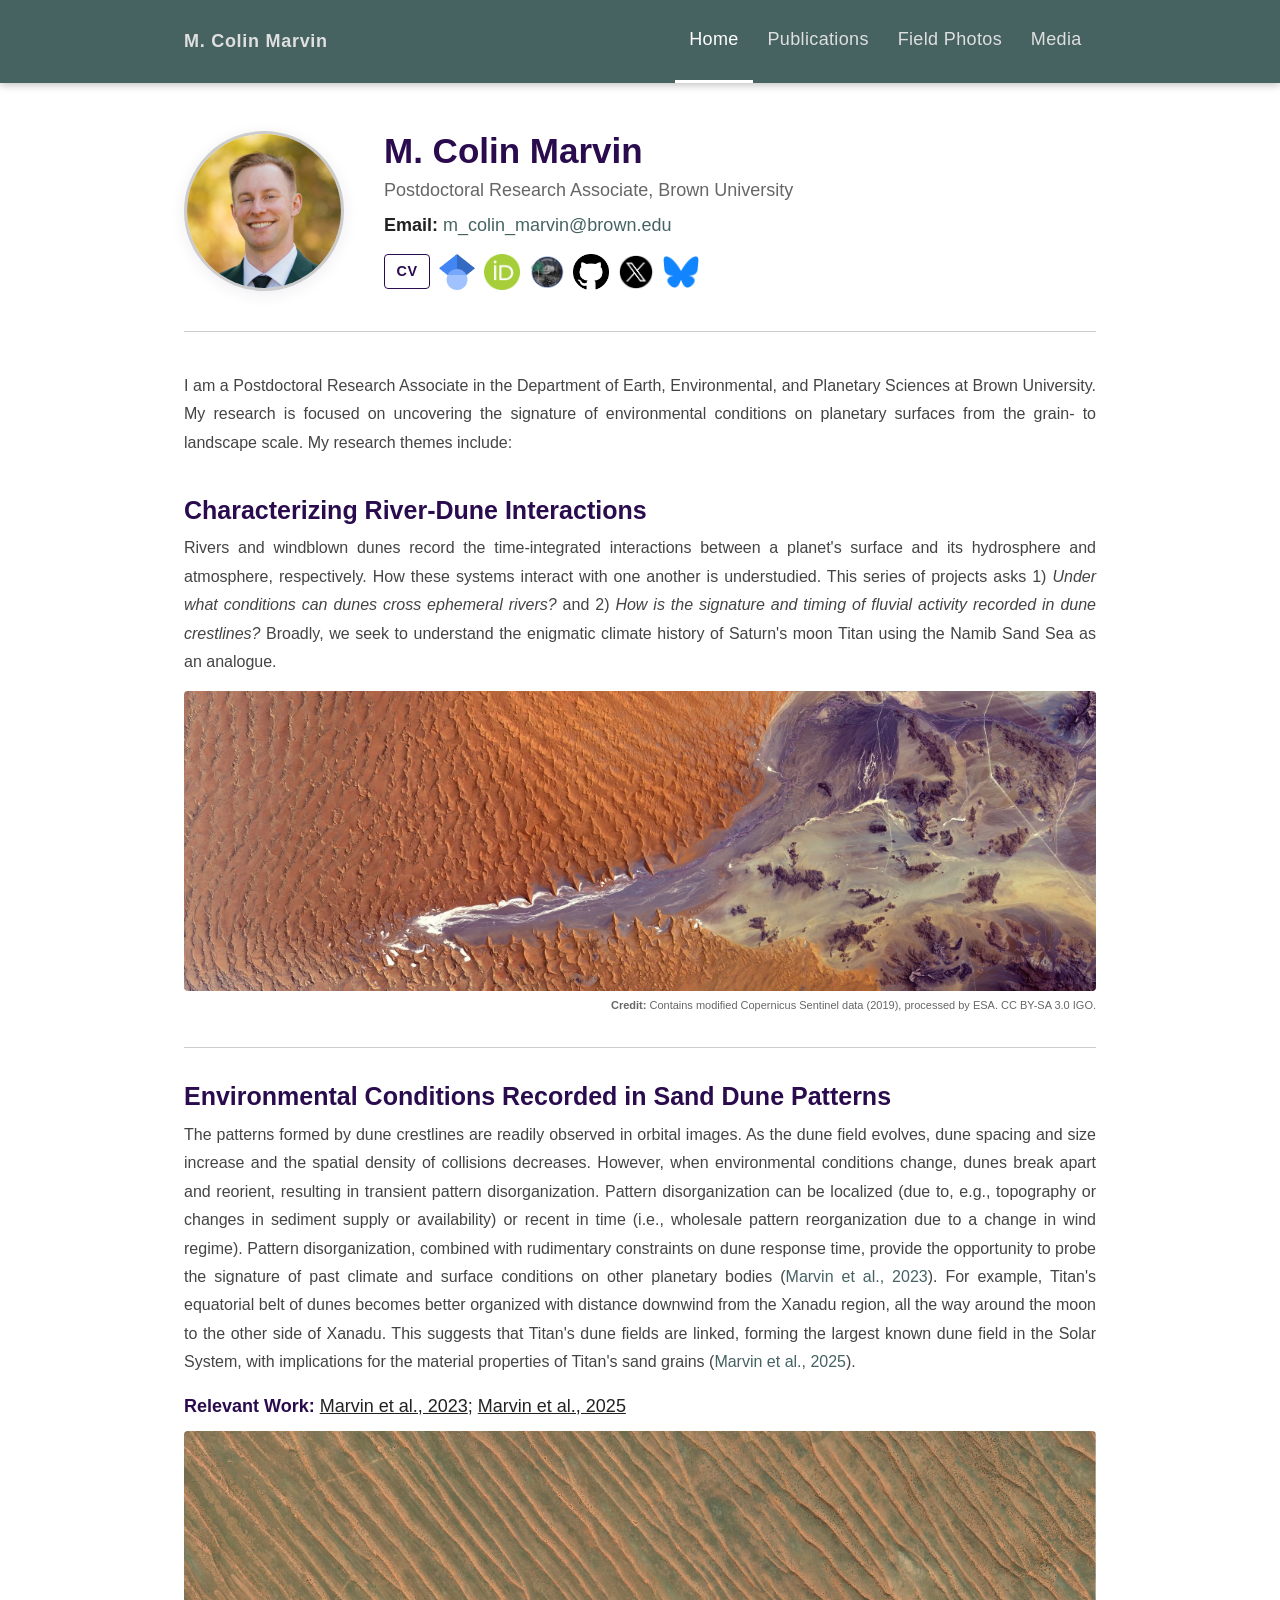
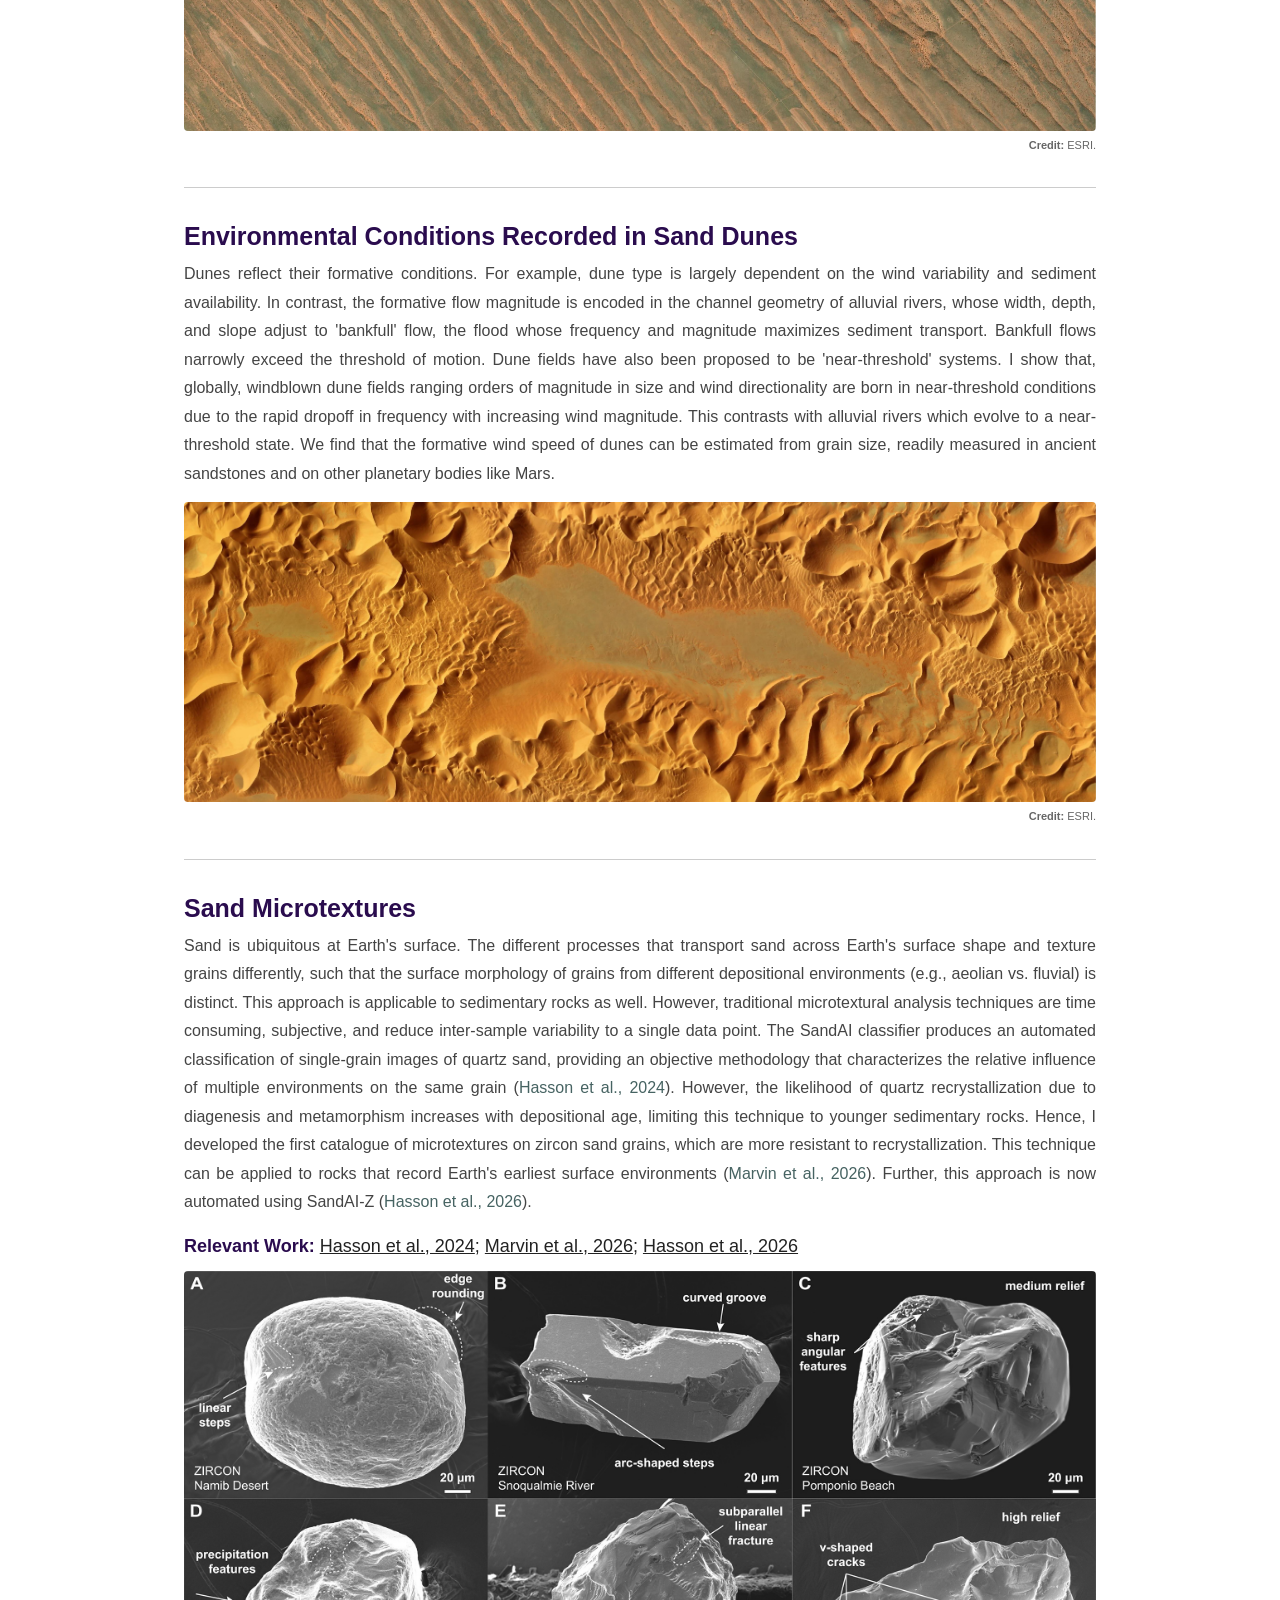
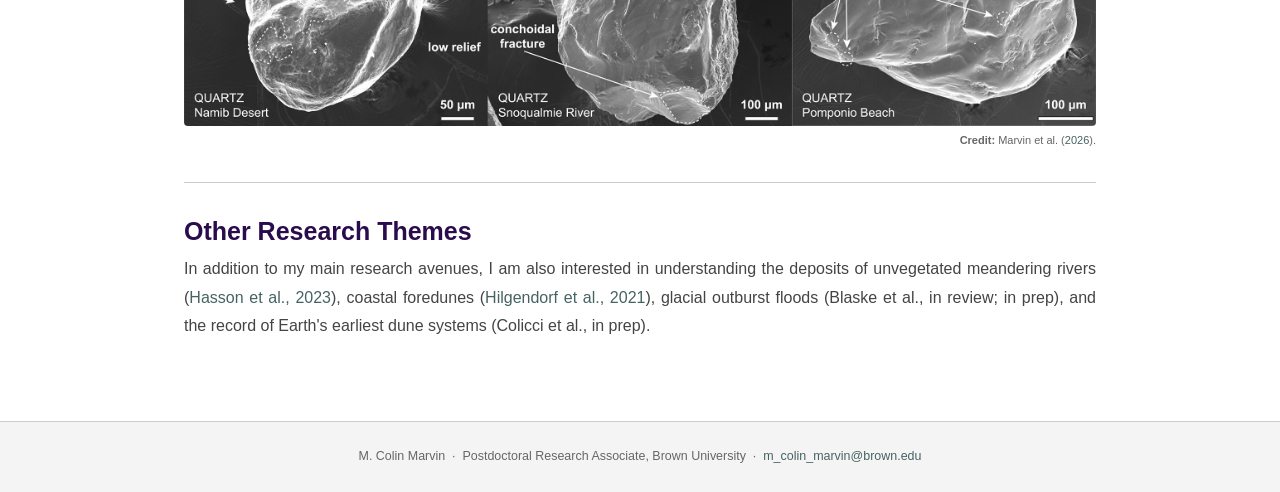
<file: index.html>
<!DOCTYPE html>
<html lang="en">
<head>
  <meta charset="UTF-8">
  <meta name="viewport" content="width=device-width, initial-scale=1.0">
  <title>M. Colin Marvin</title>
  <link rel="stylesheet" href="style.css">
</head>
<body>

<!-- ── Navigation ─────────────────────────────────── -->
<nav>
  <div class="nav-inner">
    <span class="nav-name">M. Colin Marvin</span>
    <ul class="nav-links">
      <li><a href="index.html" class="active">Home</a></li>
      <li><a href="publications.html">Publications</a></li>
      <li><a href="field-photos.html">Field Photos</a></li>
      <li><a href="media.html">Media</a></li>
    </ul>
  </div>
</nav>

<!-- ── Page Content ───────────────────────────────── -->
<div class="page-wrapper">

  <!-- Profile header: circle photo left, name/links right -->
  <div class="profile-header">
    <img class="headshot-circle" src="images/headshot_Marvin.jpg" alt="M. Colin Marvin">
    <div class="profile-info">
      <p class="profile-name-large">M. Colin Marvin</p>
      <p class="profile-position">Postdoctoral Research Associate, Brown University</p>
      <p class="profile-email"><strong>Email:</strong> <a href="mailto:m_colin_marvin@brown.edu">m_colin_marvin@brown.edu</a></p>

      <!-- Social / external links -->
      <div class="social-links">
        <a href="CV_Marvin.pdf" target="_blank" rel="noopener" title="Curriculum Vitae">
          <span class="social-cv">CV</span>
        </a>
        <a href="https://scholar.google.com/citations?user=mNo5eIQAAAAJ&hl=en" target="_blank" rel="noopener" title="Google Scholar">
          <img class="social-logo" src="images/google_scholar_logo.png" alt="Google Scholar">
        </a>
        <a href="https://orcid.org/0000-0001-5774-0972" target="_blank" rel="noopener" title="ORCID">
          <img class="social-logo" src="images/orcid_logo.png" alt="ORCID">
        </a>
        <a href="https://sambirch-brown.github.io/samlab/" target="_blank" rel="noopener" title="Lab Website">
          <img class="social-logo" src="images/samlab_logo.png" alt="Lab Website">
        </a>
        <a href="https://github.com/colinmarvin" target="_blank" rel="noopener" title="GitHub">
          <img class="social-logo" src="images/github_logo.png" alt="GitHub">
        </a>
        <a href="https://x.com/mcolinmarvin" target="_blank" rel="noopener" title="X (Twitter)">
          <img class="social-logo" src="images/X_logo.png" alt="X">
        </a>
        <a href="https://bsky.app/profile/mcolinmarvin.bsky.social" target="_blank" rel="noopener" title="Bluesky">
          <img class="social-logo" src="images/bluesky_logo.png" alt="Bluesky">
        </a>
      </div>
    </div>
  </div>

  <!-- Bio paragraph -->
  <div class="home-bio">
    <p>I am a Postdoctoral Research Associate in the Department of Earth, Environmental, and Planetary Sciences at Brown University. My research is focused on uncovering the signature of environmental conditions on planetary surfaces from the grain- to landscape scale. My research themes include:</p>
  </div>

  <!-- Research themes -->

  <div class="theme-block">
    <h3 class="theme-title">Characterizing River-Dune Interactions</h3>
    <p class="theme-text">Rivers and windblown dunes record the time-integrated interactions between a planet's surface and its hydrosphere and atmosphere, respectively. How these systems interact with one another is understudied. This series of projects asks 1) <em>Under what conditions can dunes cross ephemeral rivers?</em> and 2) <em>How is the signature and timing of fluvial activity recorded in dune crestlines?</em> Broadly, we seek to understand the enigmatic climate history of Saturn's moon Titan using the Namib Sand Sea as an analogue.</p>
    <img class="theme-img" src="images/river_dunes.jpeg" alt="River-dune interactions">
    <p class="theme-credit"><strong>Credit:</strong> Contains modified Copernicus Sentinel data (2019), processed by ESA. CC BY-SA 3.0 IGO.</p>
  </div>

  <div class="theme-block">
    <h3 class="theme-title">Environmental Conditions Recorded in Sand Dune Patterns</h3>
    <p class="theme-text">The patterns formed by dune crestlines are readily observed in orbital images. As the dune field evolves, dune spacing and size increase and the spatial density of collisions decreases. However, when environmental conditions change, dunes break apart and reorient, resulting in transient pattern disorganization. Pattern disorganization can be localized (due to, e.g., topography or changes in sediment supply or availability) or recent in time (i.e., wholesale pattern reorganization due to a change in wind regime). Pattern disorganization, combined with rudimentary constraints on dune response time, provide the opportunity to probe the signature of past climate and surface conditions on other planetary bodies (<a href="https://doi.org/10.1130/G51264.1" target="_blank" rel="noopener">Marvin et al., 2023</a>). For example, Titan's equatorial belt of dunes becomes better organized with distance downwind from the Xanadu region, all the way around the moon to the other side of Xanadu. This suggests that Titan's dune fields are linked, forming the largest known dune field in the Solar System, with implications for the material properties of Titan's sand grains (<a href="https://doi.org/10.1029/2024GL112760" target="_blank" rel="noopener">Marvin et al., 2025</a>).</p>
    <p class="theme-relevant"><strong>Relevant Work:</strong> <a href="https://doi.org/10.1130/G51264.1" target="_blank" rel="noopener">Marvin et al., 2023</a>; <a href="https://doi.org/10.1029/2024GL112760" target="_blank" rel="noopener">Marvin et al., 2025</a></p>
    <img class="theme-img" src="images/dune_patterns.jpg" alt="Sand dune patterns">
    <p class="theme-credit"><strong>Credit:</strong> ESRI.</p>
  </div>

  <div class="theme-block">
    <h3 class="theme-title">Environmental Conditions Recorded in Sand Dunes</h3>
    <p class="theme-text">Dunes reflect their formative conditions. For example, dune type is largely dependent on the wind variability and sediment availability. In contrast, the formative flow magnitude is encoded in the channel geometry of alluvial rivers, whose width, depth, and slope adjust to 'bankfull' flow, the flood whose frequency and magnitude maximizes sediment transport. Bankfull flows narrowly exceed the threshold of motion. Dune fields have also been proposed to be 'near-threshold' systems. I show that, globally, windblown dune fields ranging orders of magnitude in size and wind directionality are born in near-threshold conditions due to the rapid dropoff in frequency with increasing wind magnitude. This contrasts with alluvial rivers which evolve to a near-threshold state. We find that the formative wind speed of dunes can be estimated from grain size, readily measured in ancient sandstones and on other planetary bodies like Mars.</p>
    <img class="theme-img" src="images/dunes.jpeg" alt="Sand dunes">
    <p class="theme-credit"><strong>Credit:</strong> ESRI.</p>
  </div>

  <div class="theme-block">
    <h3 class="theme-title">Sand Microtextures</h3>
    <p class="theme-text">Sand is ubiquitous at Earth's surface. The different processes that transport sand across Earth's surface shape and texture grains differently, such that the surface morphology of grains from different depositional environments (e.g., aeolian vs. fluvial) is distinct. This approach is applicable to sedimentary rocks as well. However, traditional microtextural analysis techniques are time consuming, subjective, and reduce inter-sample variability to a single data point. The SandAI classifier produces an automated classification of single-grain images of quartz sand, providing an objective methodology that characterizes the relative influence of multiple environments on the same grain (<a href="https://doi.org/10.1073/pnas.2407655121" target="_blank" rel="noopener">Hasson et al., 2024</a>). However, the likelihood of quartz recrystallization due to diagenesis and metamorphism increases with depositional age, limiting this technique to younger sedimentary rocks. Hence, I developed the first catalogue of microtextures on zircon sand grains, which are more resistant to recrystallization. This technique can be applied to rocks that record Earth's earliest surface environments (<a href="https://doi.org/10.1130/G53712.1" target="_blank" rel="noopener">Marvin et al., 2026</a>). Further, this approach is now automated using SandAI-Z (<a href="https://doi.org/10.2110/jsr.2026.050" target="_blank" rel="noopener">Hasson et al., 2026</a>).</p>
    <p class="theme-relevant"><strong>Relevant Work:</strong> <a href="https://doi.org/10.1073/pnas.2407655121" target="_blank" rel="noopener">Hasson et al., 2024</a>; <a href="https://doi.org/10.1130/G53712.1" target="_blank" rel="noopener">Marvin et al., 2026</a>; <a href="https://doi.org/10.2110/jsr.2026.050" target="_blank" rel="noopener">Hasson et al., 2026</a></p>
    <img class="theme-img theme-img--natural" src="images/surface_textures.jpg" alt="Sand grain surface textures">
    <p class="theme-credit"><strong>Credit:</strong> Marvin et al. (<a href="https://doi.org/10.1130/G53712.1" target="_blank" rel="noopener">2026</a>).</p>
  </div>

  <div class="theme-block">
    <h3 class="theme-title">Other Research Themes</h3>
    <p class="theme-text">In addition to my main research avenues, I am also interested in understanding the deposits of unvegetated meandering rivers (<a href="https://doi.org/10.1111/sed.13121" target="_blank" rel="noopener">Hasson et al., 2023</a>), coastal foredunes (<a href="http://dx.doi.org/10.3390/rs13030354" target="_blank" rel="noopener">Hilgendorf et al., 2021</a>), glacial outburst floods (Blaske et al., in review; in prep), and the record of Earth's earliest dune systems (Colicci et al., in prep).</p>
  </div>

</div><!-- /.page-wrapper -->

<footer>
  <p>M. Colin Marvin &nbsp;·&nbsp; Postdoctoral Research Associate, Brown University &nbsp;·&nbsp;
    <a href="mailto:m_colin_marvin@brown.edu">m_colin_marvin@brown.edu</a>
  </p>
</footer>

</body>
</html>
</file>
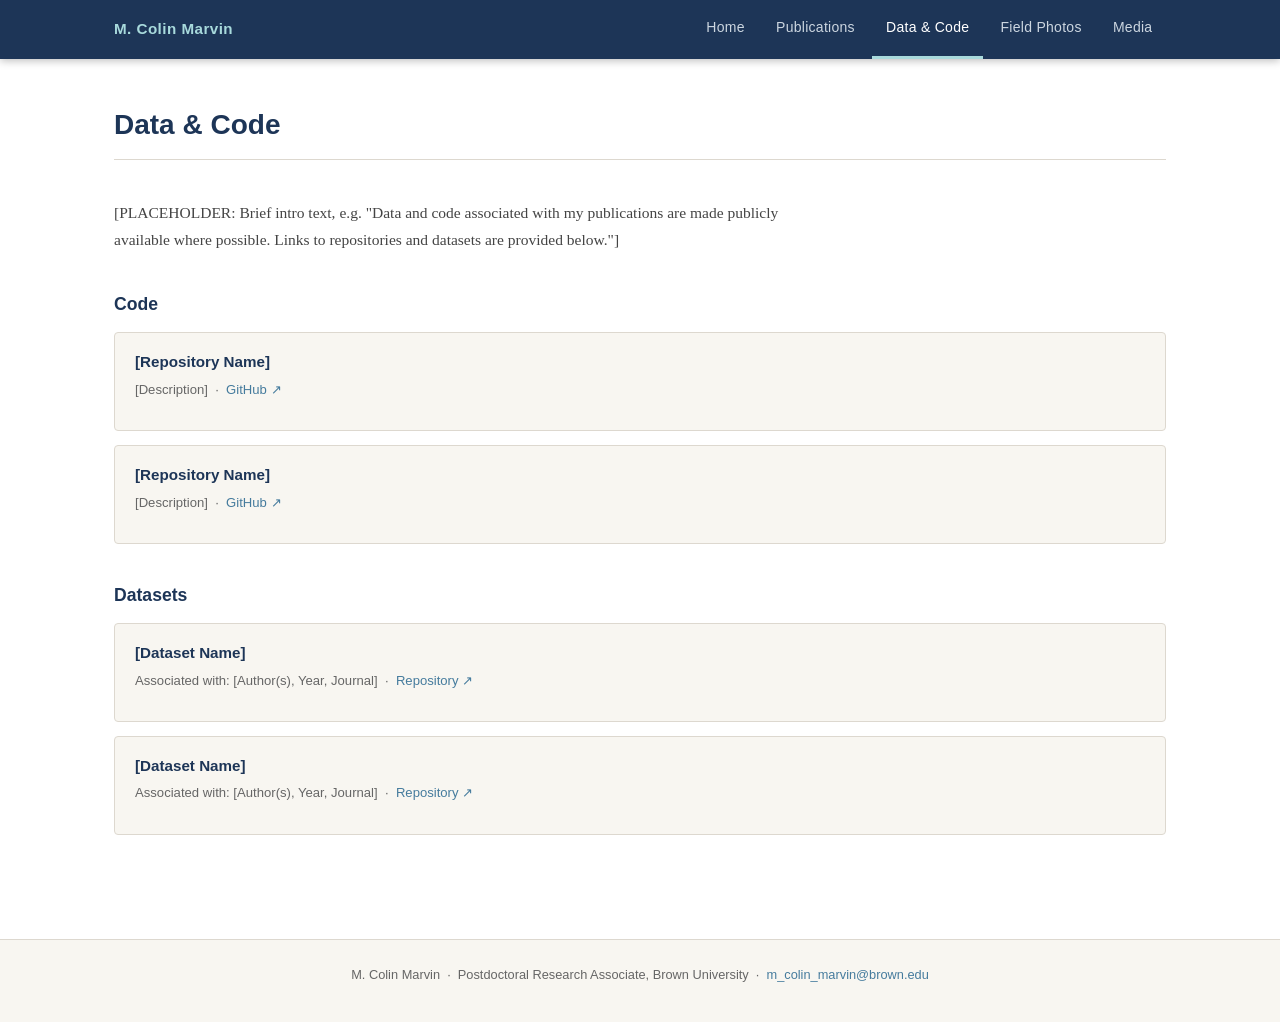
<file: data-code.html>
<!DOCTYPE html>
<html lang="en">
<head>
  <meta charset="UTF-8">
  <meta name="viewport" content="width=device-width, initial-scale=1.0">
  <title>Data &amp; Code — M. Colin Marvin</title>
  <link rel="stylesheet" href="assets/css/style.css">
</head>
<body>

<!-- ── Navigation ─────────────────────────────────── -->
<nav>
  <div class="nav-inner">
    <span class="nav-name">M. Colin Marvin</span>
    <ul class="nav-links">
      <li><a href="index.html">Home</a></li>
      <li><a href="publications.html">Publications</a></li>
      <li><a href="data-code.html" class="active">Data &amp; Code</a></li>
      <li><a href="field-photos.html">Field Photos</a></li>
      <li><a href="media.html">Media</a></li>
    </ul>
  </div>
</nav>

<!-- ── Page Content ───────────────────────────────── -->
<div class="page-wrapper">

  <div class="page-header">
    <h1 class="page-title">Data &amp; Code</h1>
  </div>

  <!-- Introductory text -->
  <!-- PLACEHOLDER: Add a brief paragraph describing your data/code philosophy or availability -->
  <p style="margin-bottom:2.5rem; color: var(--text-mid); font-size: 0.97rem; max-width: 680px;">
    [PLACEHOLDER: Brief intro text, e.g. "Data and code associated with my publications are made publicly available where possible. Links to repositories and datasets are provided below."]
  </p>

  <!-- ── Code Repositories ──────────────────────────── -->
  <div class="data-section">
    <h2 class="data-section-title">Code</h2>

    <!-- PLACEHOLDER: Add code repository items following this template -->
    <div class="data-item">
      <p class="data-item-title">
        <!-- PLACEHOLDER: Repository name, e.g. "Dune Interaction Analysis" -->
        [Repository Name]
      </p>
      <p class="data-item-meta">
        <!-- PLACEHOLDER: Brief description and GitHub link -->
        [Description] &nbsp;·&nbsp;
        <a href="#" target="_blank" rel="noopener">GitHub ↗</a>
      </p>
    </div>

    <div class="data-item">
      <p class="data-item-title">[Repository Name]</p>
      <p class="data-item-meta">
        [Description] &nbsp;·&nbsp;
        <a href="#" target="_blank" rel="noopener">GitHub ↗</a>
      </p>
    </div>

  </div>

  <!-- ── Datasets ───────────────────────────────────── -->
  <div class="data-section">
    <h2 class="data-section-title">Datasets</h2>

    <!-- PLACEHOLDER: Add dataset items following this template -->
    <div class="data-item">
      <p class="data-item-title">
        <!-- PLACEHOLDER: Dataset name, associated publication, and link (e.g. Zenodo, Dryad, USGS) -->
        [Dataset Name]
      </p>
      <p class="data-item-meta">
        Associated with: [Author(s), Year, Journal] &nbsp;·&nbsp;
        <a href="#" target="_blank" rel="noopener">Repository ↗</a>
      </p>
    </div>

    <div class="data-item">
      <p class="data-item-title">[Dataset Name]</p>
      <p class="data-item-meta">
        Associated with: [Author(s), Year, Journal] &nbsp;·&nbsp;
        <a href="#" target="_blank" rel="noopener">Repository ↗</a>
      </p>
    </div>

  </div>

</div><!-- /.page-wrapper -->

<footer>
  <p>M. Colin Marvin &nbsp;·&nbsp; Postdoctoral Research Associate, Brown University &nbsp;·&nbsp;
    <a href="mailto:m_colin_marvin@brown.edu">m_colin_marvin@brown.edu</a>
  </p>
</footer>

</body>
</html>
</file>
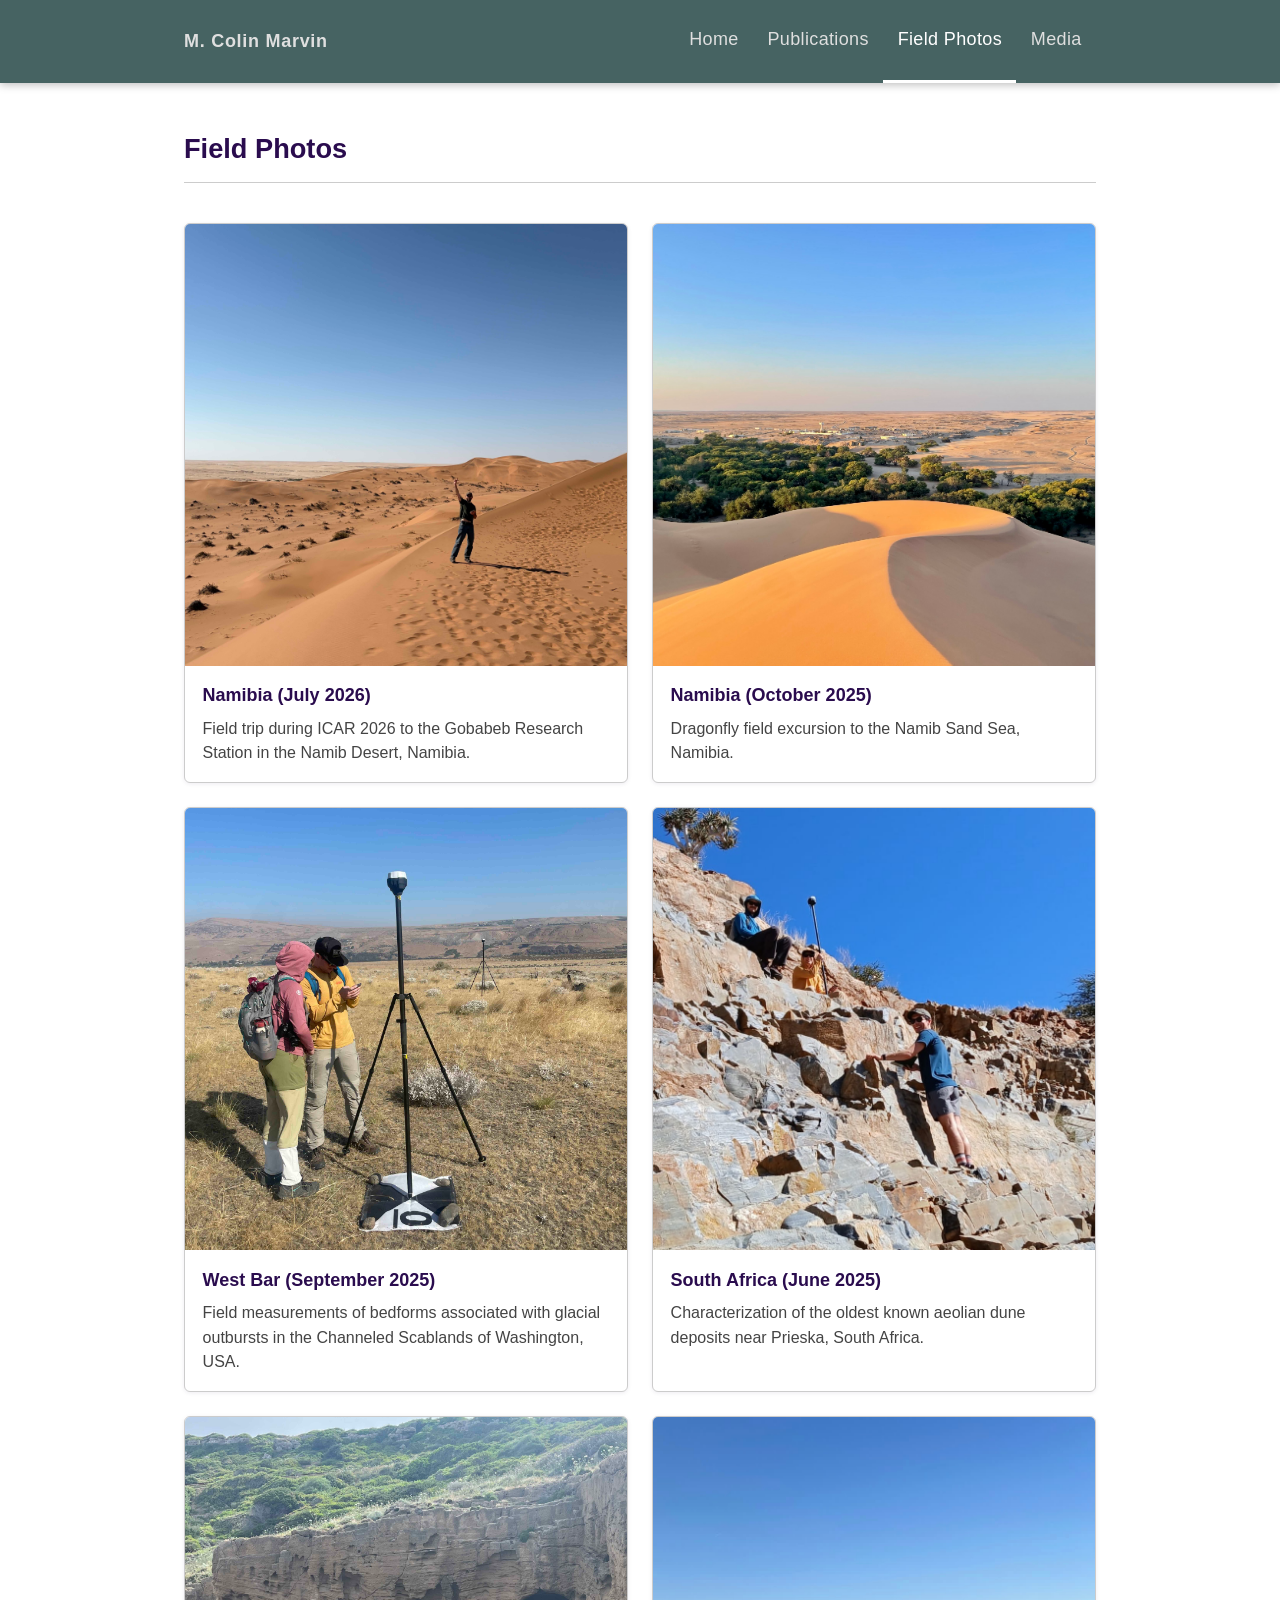
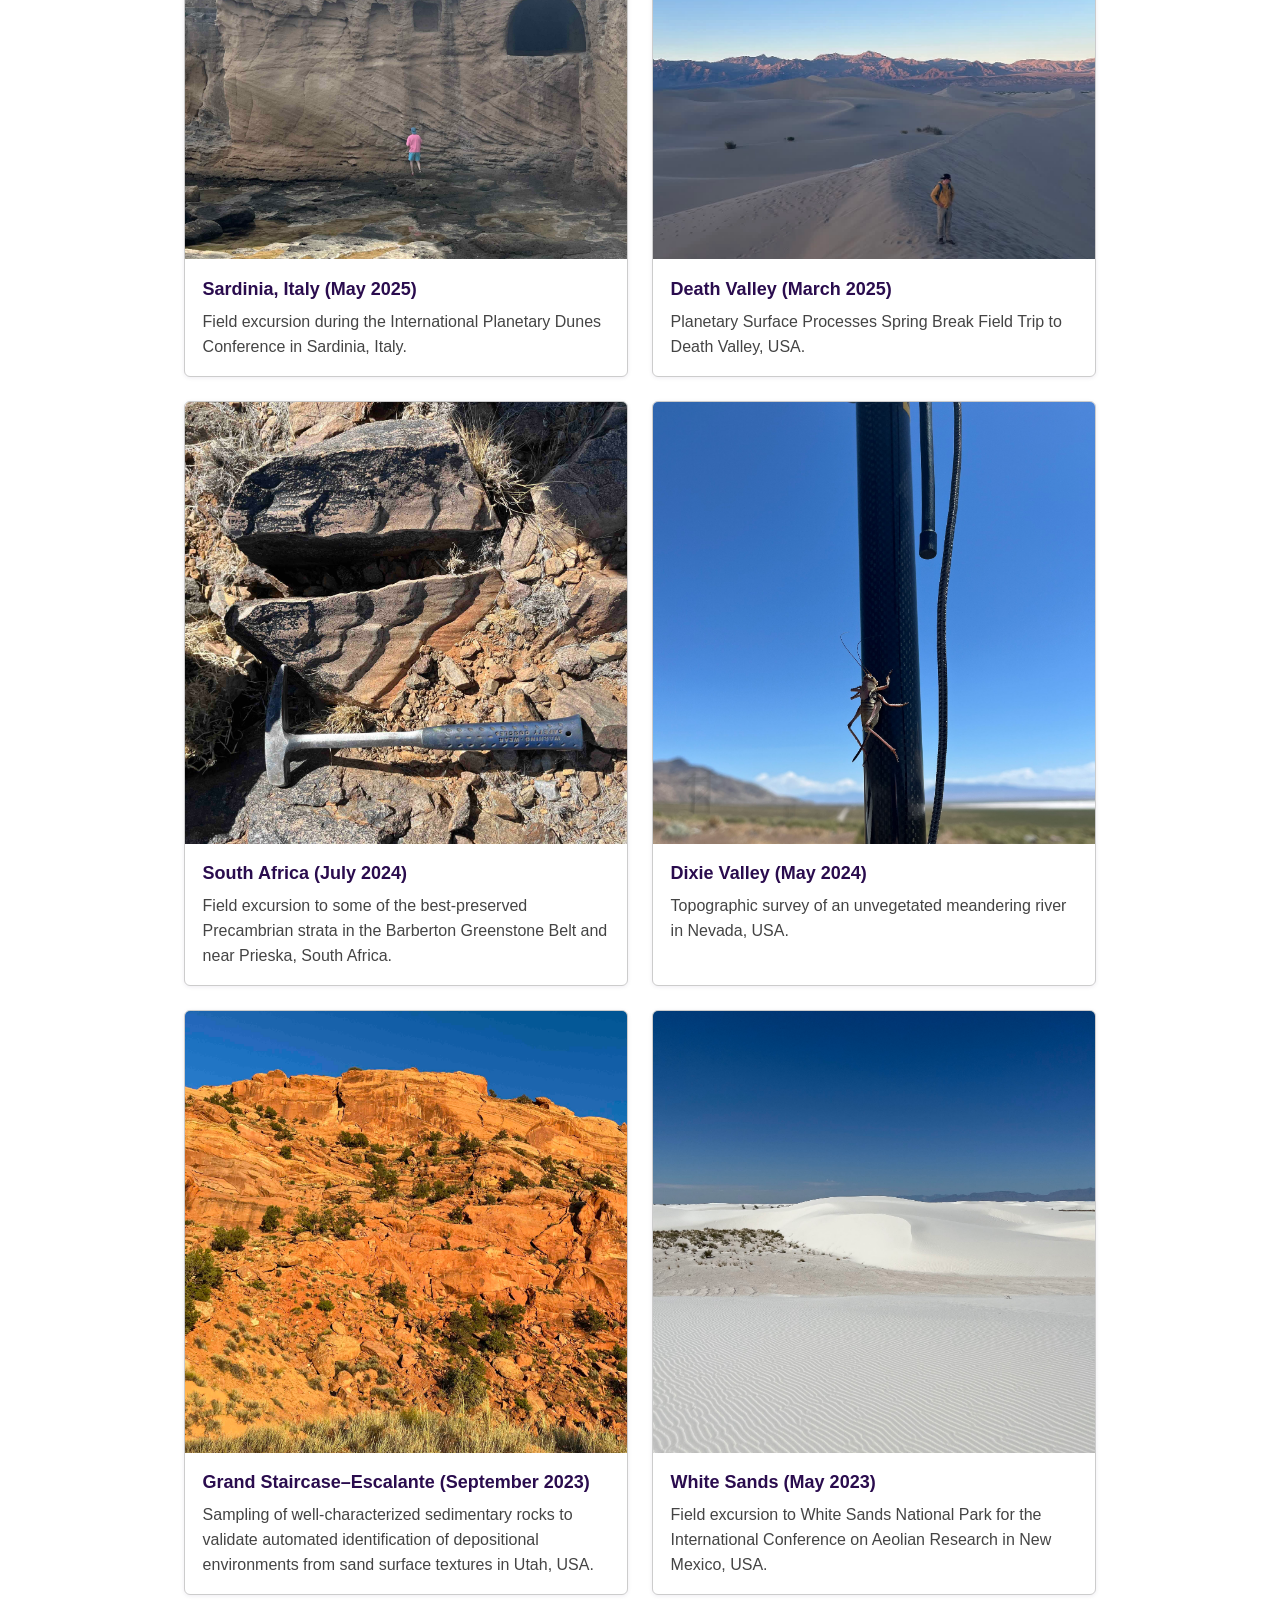
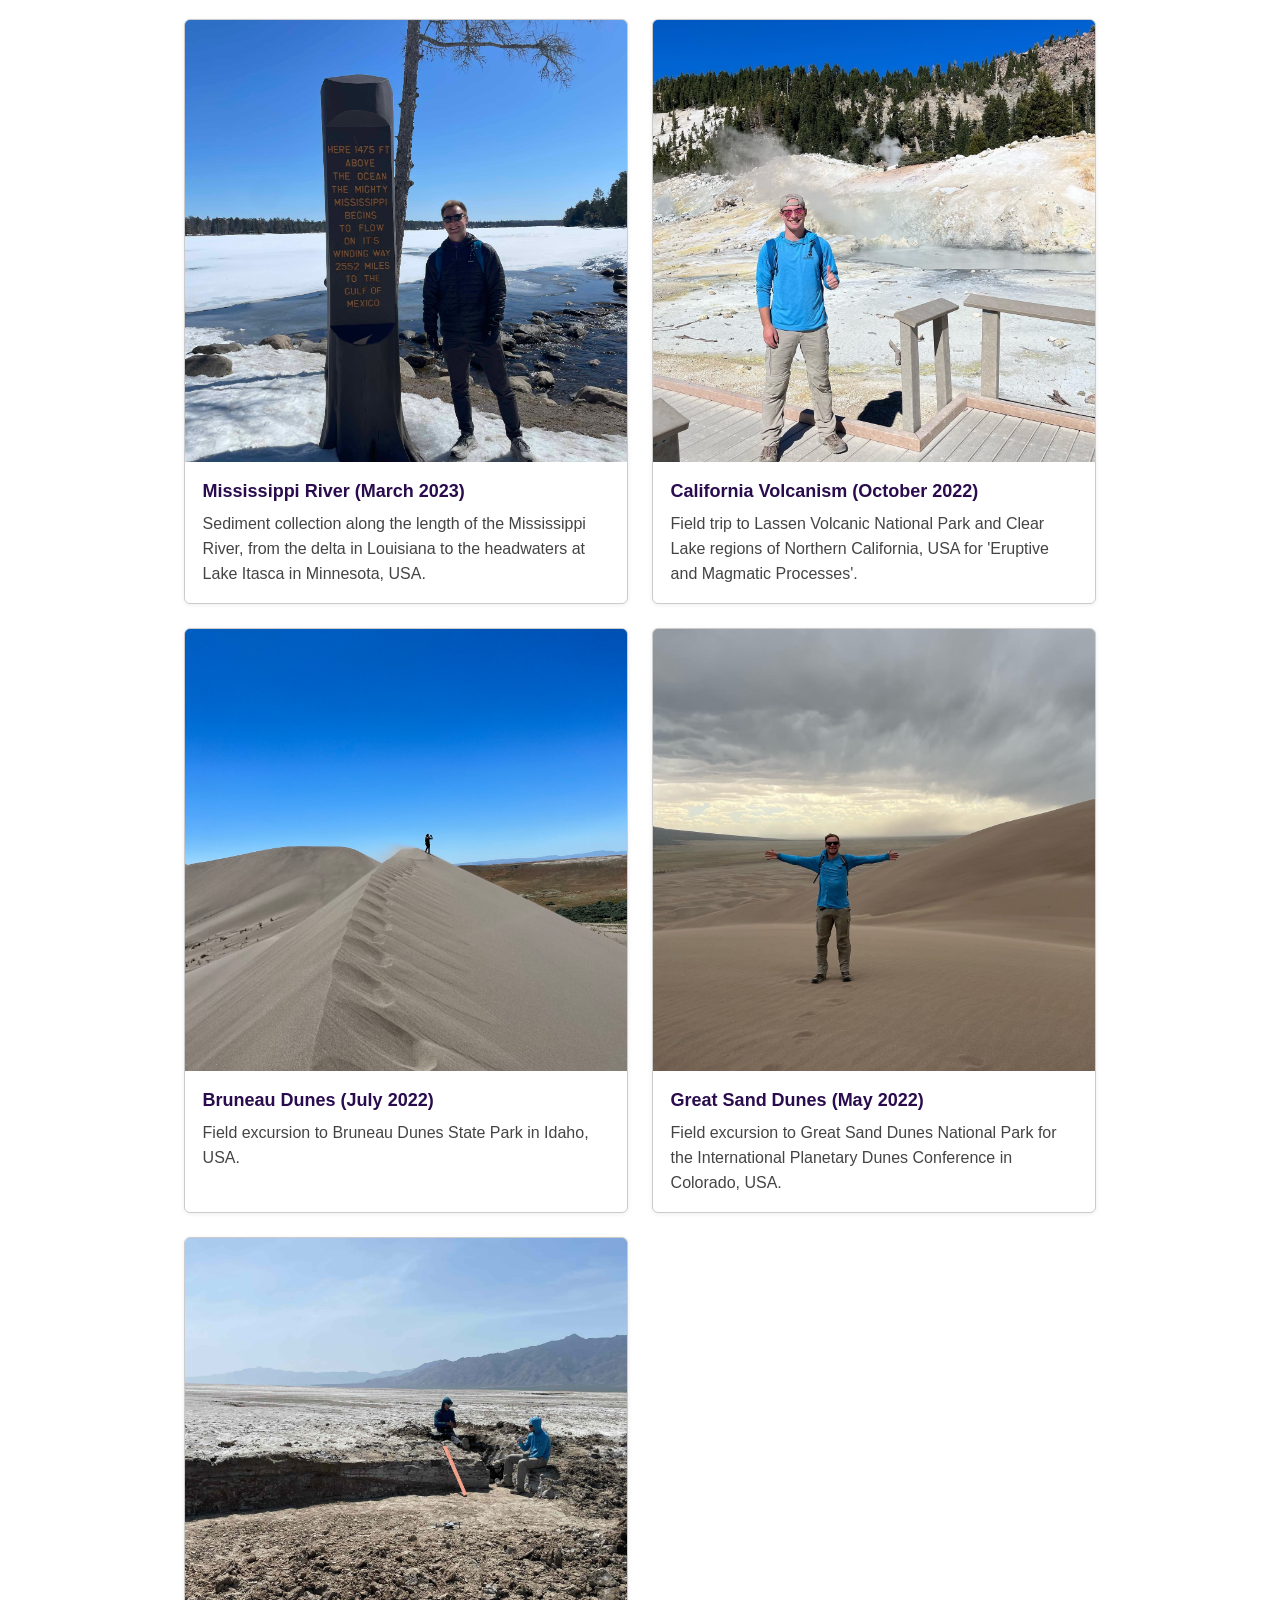
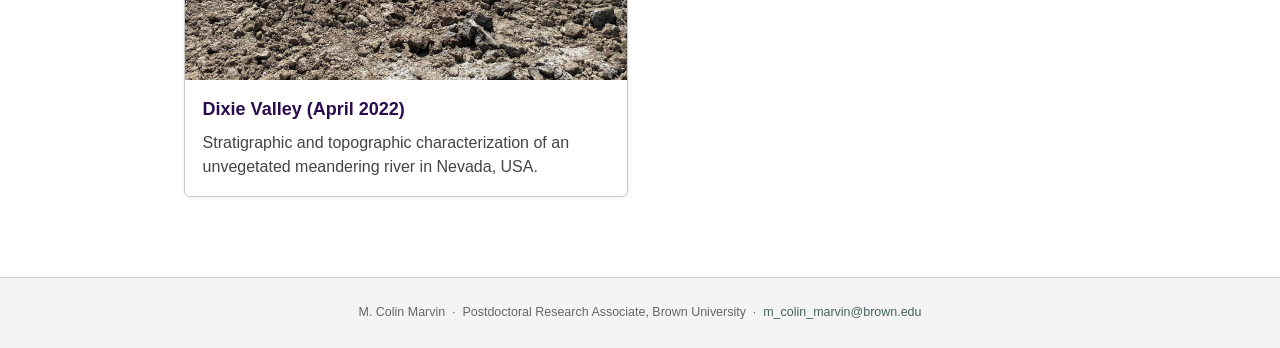
<file: field-photos.html>
<!DOCTYPE html>
<html lang="en">
<head>
  <meta charset="UTF-8">
  <meta name="viewport" content="width=device-width, initial-scale=1.0">
  <title>Field Photos — M. Colin Marvin</title>
  <link rel="stylesheet" href="style.css">
</head>
<body>

<!-- ── Navigation ─────────────────────────────────── -->
<nav>
  <div class="nav-inner">
    <span class="nav-name">M. Colin Marvin</span>
    <ul class="nav-links">
      <li><a href="index.html">Home</a></li>
      <li><a href="publications.html">Publications</a></li>
      <li><a href="field-photos.html" class="active">Field Photos</a></li>
      <li><a href="media.html">Media</a></li>
    </ul>
  </div>
</nav>

<!-- ── Page Content ───────────────────────────────── -->
<div class="page-wrapper">

  <div class="page-header">
    <h1 class="page-title">Field Photos</h1>
  </div>

  <div class="field-grid">

    <!-- Namibia July 2026 -->
    <div class="field-card">
      <div class="field-card-img">
        <img src="images/2026_07_namib.jpg" alt="Namibia July 2026">
      </div>
      <div class="field-card-body">
        <p class="field-card-title">Namibia (July 2026)</p>
        <p class="field-card-desc">Field trip during ICAR 2026 to the Gobabeb Research Station in the Namib Desert, Namibia.</p>
      </div>
    </div>

    <!-- Namibia October 2025 -->
    <div class="field-card">
      <div class="field-card-img">
        <img src="images/2025_10_namib.jpg" alt="Namibia October 2025">
      </div>
      <div class="field-card-body">
        <p class="field-card-title">Namibia (October 2025)</p>
        <p class="field-card-desc">Dragonfly field excursion to the Namib Sand Sea, Namibia.</p>
      </div>
    </div>

    <!-- West Bar September 2025 -->
    <div class="field-card">
      <div class="field-card-img">
        <img src="images/2025_09_west_bar.jpg" alt="West Bar September 2025">
      </div>
      <div class="field-card-body">
        <p class="field-card-title">West Bar (September 2025)</p>
        <p class="field-card-desc">Field measurements of bedforms associated with glacial outbursts in the Channeled Scablands of Washington, USA.</p>
      </div>
    </div>

    <!-- South Africa June 2025 -->
    <div class="field-card">
      <div class="field-card-img">
        <img src="images/2025_06_south_africa.jpeg" alt="South Africa June 2025">
      </div>
      <div class="field-card-body">
        <p class="field-card-title">South Africa (June 2025)</p>
        <p class="field-card-desc">Characterization of the oldest known aeolian dune deposits near Prieska, South Africa.</p>
      </div>
    </div>

    <!-- Sardinia, Italy May 2025 -->
    <div class="field-card">
      <div class="field-card-img">
        <img src="images/2025_05_italy.jpg" alt="Sardinia Italy May 2025">
      </div>
      <div class="field-card-body">
        <p class="field-card-title">Sardinia, Italy (May 2025)</p>
        <p class="field-card-desc">Field excursion during the International Planetary Dunes Conference in Sardinia, Italy.</p>
      </div>
    </div>

    <!-- Death Valley March 2025 -->
    <div class="field-card">
      <div class="field-card-img">
        <img src="images/2025_03_death_valley.jpg" alt="Death Valley March 2025">
      </div>
      <div class="field-card-body">
        <p class="field-card-title">Death Valley (March 2025)</p>
        <p class="field-card-desc">Planetary Surface Processes Spring Break Field Trip to Death Valley, USA.</p>
      </div>
    </div>

    <!-- South Africa July 2024 -->
    <div class="field-card">
      <div class="field-card-img">
        <img src="images/2024_07_south_africa.jpg" alt="South Africa July 2024">
      </div>
      <div class="field-card-body">
        <p class="field-card-title">South Africa (July 2024)</p>
        <p class="field-card-desc">Field excursion to some of the best-preserved Precambrian strata in the Barberton Greenstone Belt and near Prieska, South Africa.</p>
      </div>
    </div>

    <!-- Dixie Valley May 2024 -->
    <div class="field-card">
      <div class="field-card-img">
        <img src="images/2024_04_dixie_valley.jpg" alt="Dixie Valley May 2024">
      </div>
      <div class="field-card-body">
        <p class="field-card-title">Dixie Valley (May 2024)</p>
        <p class="field-card-desc">Topographic survey of an unvegetated meandering river in Nevada, USA.</p>
      </div>
    </div>

    <!-- Grand Staircase–Escalante September 2023 -->
    <div class="field-card">
      <div class="field-card-img">
        <img src="images/2023_09_grand_staircase.jpeg" alt="Grand Staircase–Escalante September 2023">
      </div>
      <div class="field-card-body">
        <p class="field-card-title">Grand Staircase–Escalante (September 2023)</p>
        <p class="field-card-desc">Sampling of well-characterized sedimentary rocks to validate automated identification of depositional environments from sand surface textures in Utah, USA.</p>
      </div>
    </div>

    <!-- White Sands May 2023 -->
    <div class="field-card">
      <div class="field-card-img">
        <img src="images/2023_07_white_sands.jpg" alt="White Sands May 2023">
      </div>
      <div class="field-card-body">
        <p class="field-card-title">White Sands (May 2023)</p>
        <p class="field-card-desc">Field excursion to White Sands National Park for the International Conference on Aeolian Research in New Mexico, USA.</p>
      </div>
    </div>

    <!-- Mississippi River March 2023 -->
    <div class="field-card">
      <div class="field-card-img">
        <img src="images/2024_03_mississippi_river.jpg" alt="Mississippi River March 2023">
      </div>
      <div class="field-card-body">
        <p class="field-card-title">Mississippi River (March 2023)</p>
        <p class="field-card-desc">Sediment collection along the length of the Mississippi River, from the delta in Louisiana to the headwaters at Lake Itasca in Minnesota, USA.</p>
      </div>
    </div>

    <!-- California Volcanism October 2022 -->
    <div class="field-card">
      <div class="field-card-img">
        <img src="images/2022_10_CA_volcanism.jpeg" alt="California Volcanism October 2022">
      </div>
      <div class="field-card-body">
        <p class="field-card-title">California Volcanism (October 2022)</p>
        <p class="field-card-desc">Field trip to Lassen Volcanic National Park and Clear Lake regions of Northern California, USA for 'Eruptive and Magmatic Processes'.</p>
      </div>
    </div>

    <!-- Bruneau Dunes July 2022 -->
    <div class="field-card">
      <div class="field-card-img">
        <img src="images/2022_07_bruneau_dunes.jpeg" alt="Bruneau Dunes July 2022">
      </div>
      <div class="field-card-body">
        <p class="field-card-title">Bruneau Dunes (July 2022)</p>
        <p class="field-card-desc">Field excursion to Bruneau Dunes State Park in Idaho, USA.</p>
      </div>
    </div>

    <!-- Great Sand Dunes May 2022 -->
    <div class="field-card">
      <div class="field-card-img">
        <img src="images/2022_05_great_sand_dunes.jpeg" alt="Great Sand Dunes May 2022">
      </div>
      <div class="field-card-body">
        <p class="field-card-title">Great Sand Dunes (May 2022)</p>
        <p class="field-card-desc">Field excursion to Great Sand Dunes National Park for the International Planetary Dunes Conference in Colorado, USA.</p>
      </div>
    </div>

    <!-- Dixie Valley April 2022 -->
    <div class="field-card">
      <div class="field-card-img">
        <img src="images/2022_04_dixie_valley.jpeg" alt="Dixie Valley April 2022">
      </div>
      <div class="field-card-body">
        <p class="field-card-title">Dixie Valley (April 2022)</p>
        <p class="field-card-desc">Stratigraphic and topographic characterization of an unvegetated meandering river in Nevada, USA.</p>
      </div>
    </div>

  </div><!-- /.field-grid -->

</div><!-- /.page-wrapper -->

<footer>
  <p>M. Colin Marvin &nbsp;·&nbsp; Postdoctoral Research Associate, Brown University &nbsp;·&nbsp;
    <a href="mailto:m_colin_marvin@brown.edu">m_colin_marvin@brown.edu</a>
  </p>
</footer>

</body>
</html>
</file>
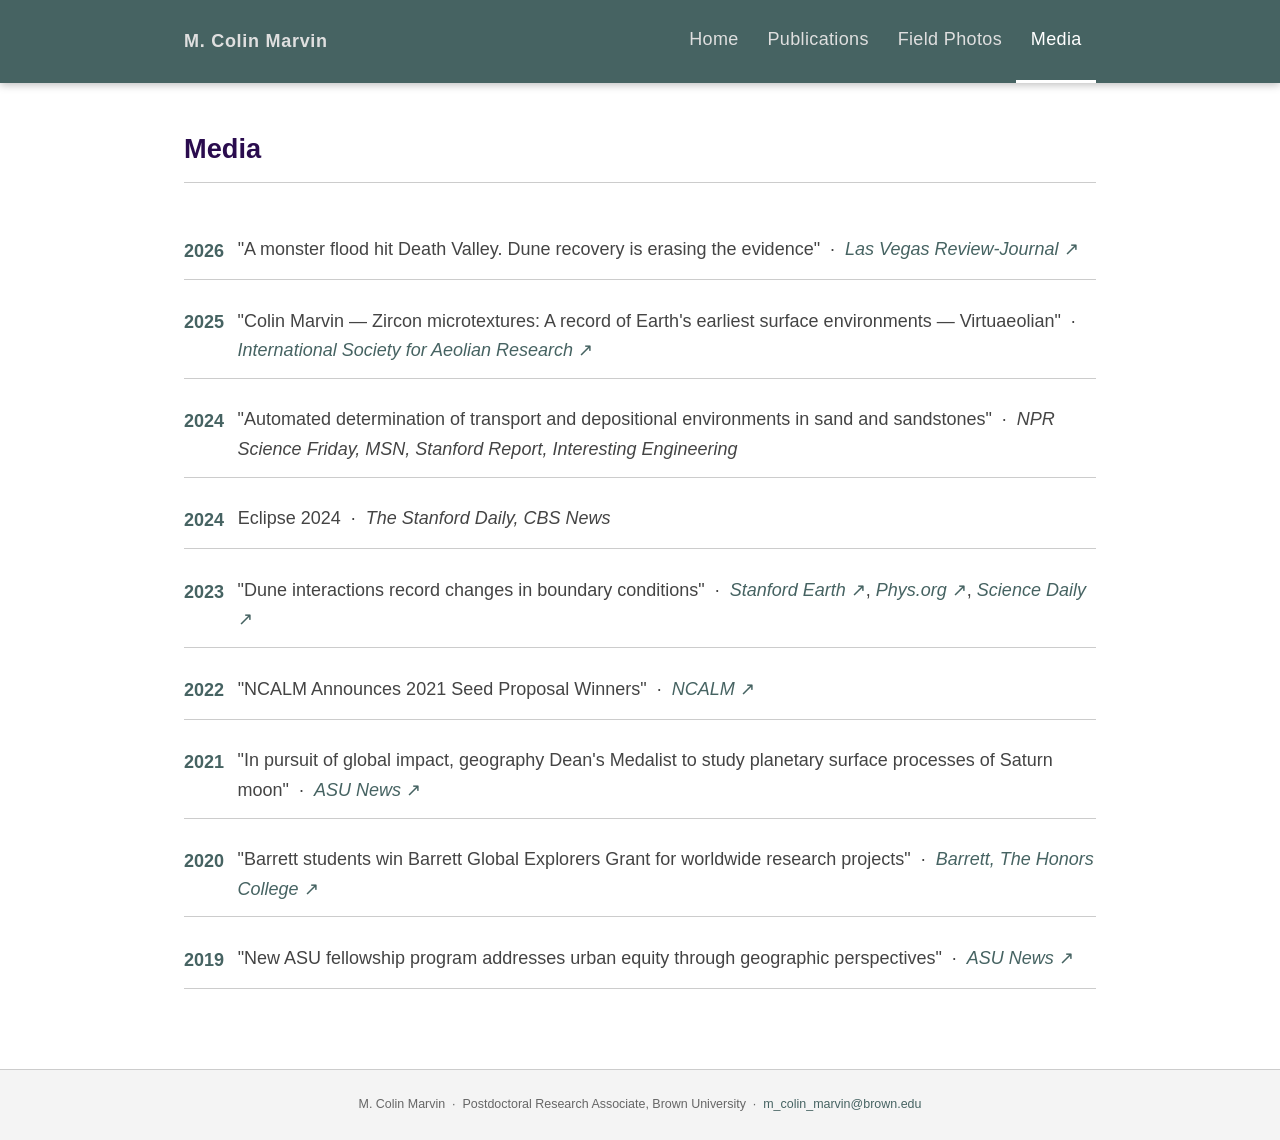
<file: media.html>
<!DOCTYPE html>
<html lang="en">
<head>
  <meta charset="UTF-8">
  <meta name="viewport" content="width=device-width, initial-scale=1.0">
  <title>Media — M. Colin Marvin</title>
  <link rel="stylesheet" href="style.css">
</head>
<body>

<!-- ── Navigation ─────────────────────────────────── -->
<nav>
  <div class="nav-inner">
    <span class="nav-name">M. Colin Marvin</span>
    <ul class="nav-links">
      <li><a href="index.html">Home</a></li>
      <li><a href="publications.html">Publications</a></li>
      <li><a href="field-photos.html">Field Photos</a></li>
      <li><a href="media.html" class="active">Media</a></li>
    </ul>
  </div>
</nav>

<!-- ── Page Content ───────────────────────────────── -->
<div class="page-wrapper">

  <div class="page-header">
    <h1 class="page-title">Media</h1>
  </div>

  <ul class="media-list">

    <li class="media-item">
      <span class="media-year">2026</span>
      <p class="media-text">
        "A monster flood hit Death Valley. Dune recovery is erasing the evidence"
        &nbsp;·&nbsp;
        <a href="https://www.reviewjournal.com/news/environment/a-monster-flood-hit-death-valley-dune-recovery-is-erasing-the-evidence-3892245/" target="_blank" rel="noopener"><em>Las Vegas Review-Journal</em> ↗</a>
      </p>
    </li>

    <li class="media-item">
      <span class="media-year">2025</span>
      <p class="media-text">
        "Colin Marvin — Zircon microtextures: A record of Earth's earliest surface environments — Virtuaeolian"
        &nbsp;·&nbsp;
        <a href="https://www.youtube.com/watch?v=K3Lwxz1f88E" target="_blank" rel="noopener"><em>International Society for Aeolian Research</em> ↗</a>
      </p>
    </li>

    <li class="media-item">
      <span class="media-year">2024</span>
      <p class="media-text">
        "Automated determination of transport and depositional environments in sand and sandstones"
        &nbsp;·&nbsp;
        <em>NPR Science Friday, MSN, Stanford Report, Interesting Engineering</em>
      </p>
    </li>

    <li class="media-item">
      <span class="media-year">2024</span>
      <p class="media-text">
        Eclipse 2024
        &nbsp;·&nbsp;
        <em>The Stanford Daily, CBS News</em>
      </p>
    </li>

    <li class="media-item">
      <span class="media-year">2023</span>
      <p class="media-text">
        "Dune interactions record changes in boundary conditions"
        &nbsp;·&nbsp;
        <a href="#" target="_blank" rel="noopener"><em>Stanford Earth</em> ↗</a>,
        <a href="#" target="_blank" rel="noopener"><em>Phys.org</em> ↗</a>,
        <a href="#" target="_blank" rel="noopener"><em>Science Daily</em> ↗</a>
      </p>
    </li>

    <li class="media-item">
      <span class="media-year">2022</span>
      <p class="media-text">
        "NCALM Announces 2021 Seed Proposal Winners"
        &nbsp;·&nbsp;
        <a href="#" target="_blank" rel="noopener"><em>NCALM</em> ↗</a>
      </p>
    </li>

    <li class="media-item">
      <span class="media-year">2021</span>
      <p class="media-text">
        "In pursuit of global impact, geography Dean's Medalist to study planetary surface processes of Saturn moon"
        &nbsp;·&nbsp;
        <a href="#" target="_blank" rel="noopener"><em>ASU News</em> ↗</a>
      </p>
    </li>

    <li class="media-item">
      <span class="media-year">2020</span>
      <p class="media-text">
        "Barrett students win Barrett Global Explorers Grant for worldwide research projects"
        &nbsp;·&nbsp;
        <a href="#" target="_blank" rel="noopener"><em>Barrett, The Honors College</em> ↗</a>
      </p>
    </li>

    <li class="media-item">
      <span class="media-year">2019</span>
      <p class="media-text">
        "New ASU fellowship program addresses urban equity through geographic perspectives"
        &nbsp;·&nbsp;
        <a href="#" target="_blank" rel="noopener"><em>ASU News</em> ↗</a>
      </p>
    </li>

  </ul>

</div><!-- /.page-wrapper -->

<footer>
  <p>M. Colin Marvin &nbsp;·&nbsp; Postdoctoral Research Associate, Brown University &nbsp;·&nbsp;
    <a href="mailto:m_colin_marvin@brown.edu">m_colin_marvin@brown.edu</a>
  </p>
</footer>

</body>
</html>
</file>
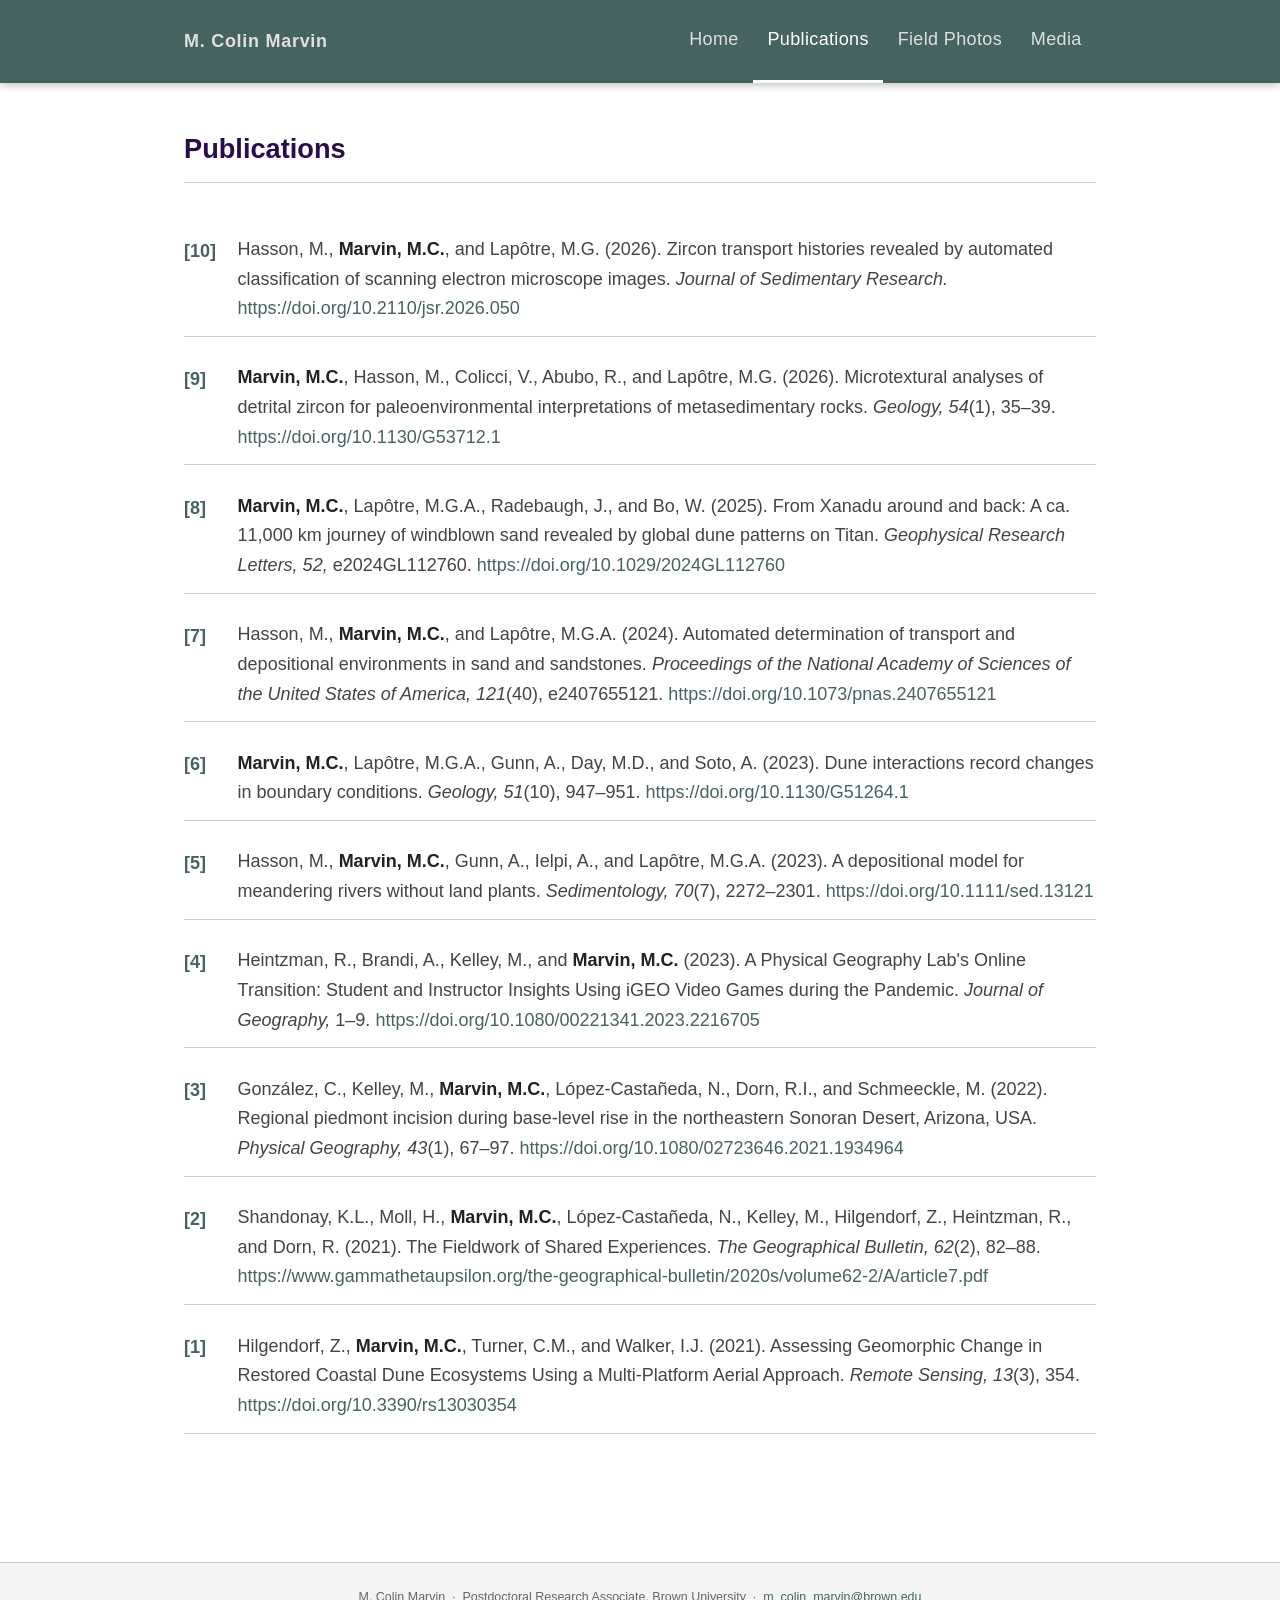
<file: publications.html>
<!DOCTYPE html>
<html lang="en">
<head>
  <meta charset="UTF-8">
  <meta name="viewport" content="width=device-width, initial-scale=1.0">
  <title>Publications — M. Colin Marvin</title>
  <link rel="stylesheet" href="style.css">
</head>
<body>

<!-- ── Navigation ─────────────────────────────────── -->
<nav>
  <div class="nav-inner">
    <span class="nav-name">M. Colin Marvin</span>
    <ul class="nav-links">
      <li><a href="index.html">Home</a></li>
      <li><a href="publications.html" class="active">Publications</a></li>
      <li><a href="field-photos.html">Field Photos</a></li>
      <li><a href="media.html">Media</a></li>
    </ul>
  </div>
</nav>

<!-- ── Page Content ───────────────────────────────── -->
<div class="page-wrapper">

  <div class="page-header">
    <h1 class="page-title">Publications</h1>
  </div>

  <ul class="pub-list">

    <!-- [10] newest at top -->
    <li class="pub-item">
      <span class="pub-num">[10]</span>
      <p class="pub-text">
        Hasson, M., <span class="pub-author-me">Marvin, M.C.</span>, and Lapôtre, M.G. (2026).
        Zircon transport histories revealed by automated classification of scanning electron microscope images.
        <span class="pub-journal">Journal of Sedimentary Research.</span>
        <a href="https://doi.org/10.2110/jsr.2026.050" target="_blank" rel="noopener">https://doi.org/10.2110/jsr.2026.050</a>
      </p>
    </li>

    <!-- [9] -->
    <li class="pub-item">
      <span class="pub-num">[9]</span>
      <p class="pub-text">
        <span class="pub-author-me">Marvin, M.C.</span>, Hasson, M., Colicci, V., Abubo, R., and Lapôtre, M.G. (2026).
        Microtextural analyses of detrital zircon for paleoenvironmental interpretations of metasedimentary rocks.
        <span class="pub-journal">Geology, 54</span>(1), 35–39.
        <a href="https://doi.org/10.1130/G53712.1" target="_blank" rel="noopener">https://doi.org/10.1130/G53712.1</a>
      </p>
    </li>

    <!-- [8] -->
    <li class="pub-item">
      <span class="pub-num">[8]</span>
      <p class="pub-text">
        <span class="pub-author-me">Marvin, M.C.</span>, Lapôtre, M.G.A., Radebaugh, J., and Bo, W. (2025).
        From Xanadu around and back: A ca. 11,000 km journey of windblown sand revealed by global dune patterns on Titan.
        <span class="pub-journal">Geophysical Research Letters, 52,</span> e2024GL112760.
        <a href="https://doi.org/10.1029/2024GL112760" target="_blank" rel="noopener">https://doi.org/10.1029/2024GL112760</a>
      </p>
    </li>

    <!-- [7] -->
    <li class="pub-item">
      <span class="pub-num">[7]</span>
      <p class="pub-text">
        Hasson, M., <span class="pub-author-me">Marvin, M.C.</span>, and Lapôtre, M.G.A. (2024).
        Automated determination of transport and depositional environments in sand and sandstones.
        <span class="pub-journal">Proceedings of the National Academy of Sciences of the United States of America, 121</span>(40), e2407655121.
        <a href="https://doi.org/10.1073/pnas.2407655121" target="_blank" rel="noopener">https://doi.org/10.1073/pnas.2407655121</a>
      </p>
    </li>

    <!-- [6] -->
    <li class="pub-item">
      <span class="pub-num">[6]</span>
      <p class="pub-text">
        <span class="pub-author-me">Marvin, M.C.</span>, Lapôtre, M.G.A., Gunn, A., Day, M.D., and Soto, A. (2023).
        Dune interactions record changes in boundary conditions.
        <span class="pub-journal">Geology, 51</span>(10), 947–951.
        <a href="https://doi.org/10.1130/G51264.1" target="_blank" rel="noopener">https://doi.org/10.1130/G51264.1</a>
      </p>
    </li>

    <!-- [5] -->
    <li class="pub-item">
      <span class="pub-num">[5]</span>
      <p class="pub-text">
        Hasson, M., <span class="pub-author-me">Marvin, M.C.</span>, Gunn, A., Ielpi, A., and Lapôtre, M.G.A. (2023).
        A depositional model for meandering rivers without land plants.
        <span class="pub-journal">Sedimentology, 70</span>(7), 2272–2301.
        <a href="https://doi.org/10.1111/sed.13121" target="_blank" rel="noopener">https://doi.org/10.1111/sed.13121</a>
      </p>
    </li>

    <!-- [4] -->
    <li class="pub-item">
      <span class="pub-num">[4]</span>
      <p class="pub-text">
        Heintzman, R., Brandi, A., Kelley, M., and <span class="pub-author-me">Marvin, M.C.</span> (2023).
        A Physical Geography Lab's Online Transition: Student and Instructor Insights Using iGEO Video Games during the Pandemic.
        <span class="pub-journal">Journal of Geography,</span> 1–9.
        <a href="https://doi.org/10.1080/00221341.2023.2216705" target="_blank" rel="noopener">https://doi.org/10.1080/00221341.2023.2216705</a>
      </p>
    </li>

    <!-- [3] -->
    <li class="pub-item">
      <span class="pub-num">[3]</span>
      <p class="pub-text">
        González, C., Kelley, M., <span class="pub-author-me">Marvin, M.C.</span>, López-Castañeda, N., Dorn, R.I., and Schmeeckle, M. (2022).
        Regional piedmont incision during base-level rise in the northeastern Sonoran Desert, Arizona, USA.
        <span class="pub-journal">Physical Geography, 43</span>(1), 67–97.
        <a href="https://doi.org/10.1080/02723646.2021.1934964" target="_blank" rel="noopener">https://doi.org/10.1080/02723646.2021.1934964</a>
      </p>
    </li>

    <!-- [2] -->
    <li class="pub-item">
      <span class="pub-num">[2]</span>
      <p class="pub-text">
        Shandonay, K.L., Moll, H., <span class="pub-author-me">Marvin, M.C.</span>, López-Castañeda, N., Kelley, M., Hilgendorf, Z., Heintzman, R., and Dorn, R. (2021).
        The Fieldwork of Shared Experiences.
        <span class="pub-journal">The Geographical Bulletin, 62</span>(2), 82–88.
        <a href="https://www.gammathetaupsilon.org/the-geographical-bulletin/2020s/volume62-2/A/article7.pdf" target="_blank" rel="noopener">https://www.gammathetaupsilon.org/the-geographical-bulletin/2020s/volume62-2/A/article7.pdf</a>
      </p>
    </li>

    <!-- [1] oldest at bottom -->
    <li class="pub-item">
      <span class="pub-num">[1]</span>
      <p class="pub-text">
        Hilgendorf, Z., <span class="pub-author-me">Marvin, M.C.</span>, Turner, C.M., and Walker, I.J. (2021).
        Assessing Geomorphic Change in Restored Coastal Dune Ecosystems Using a Multi-Platform Aerial Approach.
        <span class="pub-journal">Remote Sensing, 13</span>(3), 354.
        <a href="http://dx.doi.org/10.3390/rs13030354" target="_blank" rel="noopener">https://doi.org/10.3390/rs13030354</a>
      </p>
    </li>

  </ul>

</div><!-- /.page-wrapper -->

<footer>
  <p>M. Colin Marvin &nbsp;·&nbsp; Postdoctoral Research Associate, Brown University &nbsp;·&nbsp;
    <a href="mailto:m_colin_marvin@brown.edu">m_colin_marvin@brown.edu</a>
  </p>
</footer>

</body>
</html>
</file>
<file: style.css>
/* =====================================================
   M. Colin Marvin — Academic Website
   style.css  (v3)
   ===================================================== */

/* ── CSS Variables ─────────────────────────────────── */
:root {
  --nav-bg:     #466362;
  --nav-text:   #dfdfdf;
  --heading:    #2a0c4e;
  --accent:     #466362;
  --item-bg:    #dfdfdf;
  --white:      #ffffff;
  --text:       #222222;
  --text-mid:   #444444;
  --text-light: #666666;
  --border:     #ccc;
  --shadow:     rgba(42, 12, 78, 0.08);
  --max-width:  960px;
  --font:       'Helvetica Neue', Helvetica, Arial, sans-serif;
}

/* ── Reset & Base ──────────────────────────────────── */
*, *::before, *::after { box-sizing: border-box; margin: 0; padding: 0; }
html { scroll-behavior: smooth; }

body {
  font-family: var(--font);
  font-size: 16px;
  line-height: 1.75;
  color: var(--text);
  background: var(--white);
}

a { color: var(--accent); text-decoration: none; }
a:hover { color: var(--heading); text-decoration: underline; }
img { max-width: 100%; display: block; }
p { margin-bottom: 1em; }
p:last-child { margin-bottom: 0; }

h1, h2, h3, h4 {
  font-family: var(--font);
  color: var(--heading);
  line-height: 1.3;
}

/* ── Navigation ────────────────────────────────────── */
nav {
  background: var(--nav-bg);
  position: sticky;
  top: 0;
  z-index: 100;
  box-shadow: 0 2px 8px rgba(0, 0, 0, 0.25);
}

.nav-inner {
  max-width: var(--max-width);
  margin: 0 auto;
  padding: 0 1.5rem;
  display: flex;
  align-items: center;
  justify-content: space-between;
}

.nav-name {
  font-family: var(--font);
  font-size: 18px;
  font-weight: 600;
  color: var(--nav-text);
  letter-spacing: 0.04em;
  padding: 1.5rem 0;
  white-space: nowrap;
  flex-shrink: 0;
}

.nav-links {
  list-style: none;
  display: flex;
  gap: 0;
}

.nav-links a {
  display: block;
  padding: 1.5rem 0.9rem;
  color: var(--nav-text);
  font-family: var(--font);
  font-size: 18px;
  font-weight: 500;
  letter-spacing: 0.02em;
  text-decoration: none;
  border-bottom: 3px solid transparent;
  transition: color 0.15s, border-color 0.15s;
}

.nav-links a:hover,
.nav-links a.active {
  color: var(--white);
  border-bottom-color: var(--white);
}

/* ── Page wrapper ──────────────────────────────────── */
.page-wrapper {
  max-width: var(--max-width);
  margin: 0 auto;
  padding: 3rem 1.5rem 5rem;
}

/* ══════════════════════════════════════════════════════
   HOME PAGE
   ══════════════════════════════════════════════════════ */

/* Profile header: circle photo left, info right */
.profile-header {
  display: flex;
  align-items: center;
  gap: 2.5rem;
  padding-bottom: 2.5rem;
  border-bottom: 1px solid var(--border);
  margin-bottom: 2.5rem;
}

.headshot-circle {
  width: 160px;
  height: 160px;
  min-width: 160px;
  border-radius: 50%;
  object-fit: cover;
  object-position: center top;
  box-shadow: 0 3px 16px var(--shadow);
  border: 3px solid var(--border);
}

.profile-info {
  display: flex;
  flex-direction: column;
  gap: 0.1rem;
}

.profile-info p {
  margin-bottom: 0;
}

.profile-name-large {
  font-size: 35px;
  font-weight: 700;
  color: var(--heading);
  font-family: var(--font);
  line-height: 1.15;
}

.profile-position {
  font-family: var(--font);
  font-size: 18px;
  color: var(--text-light);
  margin-top: 0.1rem;
}

.profile-email {
  font-family: var(--font);
  font-size: 18px;
  margin-top: 0.15rem;
}

/* Social / link icons row */
.social-links {
  display: flex;
  align-items: center;
  flex-wrap: wrap;
  gap: 0.55rem;
  margin-top: 0.65rem;
}

.social-links a {
  display: flex;
  align-items: center;
  text-decoration: none;
  transition: opacity 0.18s, transform 0.18s;
}

.social-links a:hover {
  opacity: 0.72;
  transform: translateY(-1px);
  text-decoration: none;
}

/* Logo image icons */
.social-logo {
  width: 36px;
  height: 36px;
  object-fit: contain;
  border-radius: 5px;
}

/* CV text pill */
.social-cv {
  font-family: var(--font);
  font-size: 0.9rem;
  font-weight: 700;
  color: var(--heading);
  border: 1.5px solid var(--heading);
  border-radius: 4px;
  padding: 0.26rem 0.72rem;
  letter-spacing: 0.04em;
  transition: background 0.18s, color 0.18s;
}

.social-links a:hover .social-cv {
  background: var(--heading);
  color: var(--white);
  opacity: 1;
}

/* Bio paragraph */
.home-bio {
  font-size: 16px;
  line-height: 1.8;
  color: var(--text-mid);
  margin-bottom: 2.25rem;
  text-align: justify;
}

/* Research theme blocks */
.theme-block {
  margin-bottom: 2rem;
  padding-bottom: 2rem;
  border-bottom: 1px solid var(--border);
}

.theme-block:last-child {
  border-bottom: none;
  margin-bottom: 0;
  padding-bottom: 0;
}

.theme-title {
  font-size: 25px;
  font-weight: 700;
  color: var(--heading);
  font-family: var(--font);
  margin-bottom: 0.5rem;
}

.theme-text {
  font-size: 16px;
  color: var(--text-mid);
  line-height: 1.78;
  margin: 0 0 0.9rem 0;
  text-align: justify;
}

.theme-img {
  width: 100%;
  max-height: 300px;
  object-fit: cover;
  border-radius: 4px;
  display: block;
  margin-top: 0.5rem;
}

.theme-relevant {
  font-size: 18px;
  color: var(--text);
  margin-top: 0.6rem;
  margin-bottom: 0;
}

.theme-relevant strong {
  color: var(--heading);
  font-weight: 700;
}

.theme-relevant a {
  color: var(--text);
  font-size: 18px;
  text-decoration: underline;
}

.theme-relevant a:hover {
  color: var(--heading);
}

.theme-credit {
  font-size: 11px;
  font-style: normal;
  color: var(--text-light);
  text-align: right;
  margin-top: 0.3rem;
  margin-bottom: 0;
}

.theme-img--natural {
  max-height: none;
  object-fit: contain;
  height: auto;
}

/* ══════════════════════════════════════════════════════
   PUBLICATIONS PAGE
   ══════════════════════════════════════════════════════ */

.pub-section-title {
  font-size: 1.2rem;
  font-weight: 700;
  font-family: var(--font);
  color: var(--heading);
  padding-bottom: 0.5rem;
  border-bottom: 2px solid var(--accent);
  margin-bottom: 1.5rem;
}

.pub-list {
  list-style: none;
  display: flex;
  flex-direction: column;
  gap: 0.9rem;
  margin-bottom: 3rem;
}

.pub-item {
  display: flex;
  gap: 0.85rem;
  align-items: flex-start;
  padding: 0.75rem 0;
  border-bottom: 1px solid var(--border);
}

.pub-num {
  font-family: var(--font);
  font-size: 18px;
  font-weight: 700;
  color: var(--accent);
  white-space: nowrap;
  padding-top: 0.05rem;
  min-width: 2.5rem;
}

.pub-text {
  font-size: 18px;
  line-height: 1.65;
  color: var(--text-mid);
  margin: 0;
}

.pub-text .pub-author-me { font-weight: 700; color: var(--text); }
.pub-text .pub-journal { font-style: italic; }
.pub-text a {
  font-family: var(--font);
  font-size: 18px;
  color: var(--accent);
}

/* ══════════════════════════════════════════════════════
   FIELD PHOTOS PAGE — 2-column card grid
   ══════════════════════════════════════════════════════ */

.field-grid {
  display: grid;
  grid-template-columns: repeat(2, 1fr);
  gap: 1.5rem;
}

.field-card {
  border: 1px solid var(--border);
  border-radius: 6px;
  overflow: hidden;
  background: var(--white);
  box-shadow: 0 1px 4px var(--shadow);
  transition: box-shadow 0.2s, transform 0.2s;
}

.field-card:hover {
  box-shadow: 0 6px 20px var(--shadow);
  transform: translateY(-2px);
}

.field-card-img {
  width: 100%;
  aspect-ratio: 1 / 1;
  background: #d4d0c8;
  overflow: hidden;
  display: flex;
  align-items: center;
  justify-content: center;
}

.field-card-img img {
  width: 100%;
  height: 100%;
  object-fit: cover;
  display: block;
}

.field-img-placeholder {
  font-size: 0.7rem;
  color: #888;
  font-family: var(--font);
  text-align: center;
  line-height: 1.5;
}

.field-card-body {
  padding: 0.9rem 1.1rem 1rem;
}

.field-card-title {
  font-family: var(--font);
  font-size: 18px;
  font-weight: 700;
  color: var(--heading);
  margin-bottom: 0.3rem;
}

.field-card-desc {
  font-size: 16px;
  color: var(--text-mid);
  line-height: 1.55;
  margin: 0;
}

/* ══════════════════════════════════════════════════════
   MEDIA PAGE
   ══════════════════════════════════════════════════════ */

.media-list {
  list-style: none;
  display: flex;
  flex-direction: column;
  gap: 0.9rem;
}

.media-item {
  display: flex;
  gap: 0.85rem;
  padding: 0.75rem 0;
  border-bottom: 1px solid var(--border);
  align-items: flex-start;
}

.media-year {
  font-family: var(--font);
  font-size: 18px;
  font-weight: 700;
  color: var(--accent);
  white-space: nowrap;
  min-width: 2.5rem;
  padding-top: 0.05rem;
}

.media-text {
  font-size: 18px;
  line-height: 1.65;
  color: var(--text-mid);
  margin: 0;
}

.media-text a { color: var(--accent); }

/* ══════════════════════════════════════════════════════
   SHARED — page header, footer
   ══════════════════════════════════════════════════════ */

.page-header {
  margin-bottom: 2.5rem;
  padding-bottom: 1rem;
  border-bottom: 1px solid var(--border);
}

.page-title {
  font-size: 1.7rem;
  font-weight: 700;
  color: var(--heading);
  font-family: var(--font);
}

footer {
  background: #f4f4f4;
  border-top: 1px solid var(--border);
  text-align: center;
  padding: 1.5rem;
  font-family: var(--font);
  font-size: 0.78rem;
  color: var(--text-light);
}

footer a { color: var(--accent); }

/* ══════════════════════════════════════════════════════
   RESPONSIVE
   ══════════════════════════════════════════════════════ */

@media (max-width: 680px) {
  .profile-header {
    flex-direction: column;
    align-items: flex-start;
    gap: 1.25rem;
  }

  .headshot-circle { width: 120px; height: 120px; min-width: 120px; }

  .profile-name-large { font-size: 1.6rem; }

  .field-grid { grid-template-columns: 1fr; }

  .nav-inner { flex-wrap: wrap; padding: 0.4rem 1rem; }
  .nav-name { padding: 0.5rem 0; }
  .nav-links a { padding: 0.5rem 0.6rem; font-size: 0.8rem; }
}

@media (max-width: 420px) {
  .page-wrapper { padding: 1.75rem 1rem 4rem; }
}
</file>
<file: assets/css/style.css>
/* =====================================================
   M. Colin Marvin — Academic Website
   style.css
   ===================================================== */

/* ── CSS Variables ─────────────────────────────────── */
:root {
  --navy:      #1d3557;
  --blue:      #457b9d;
  --light-blue:#a8dadc;
  --cream:     #f8f6f1;
  --white:     #ffffff;
  --text:      #222222;
  --text-mid:  #444444;
  --text-light:#666666;
  --border:    #ddd8cf;
  --shadow:    rgba(29,53,87,0.08);

  --max-width: 1100px;
  --gap:       2.5rem;
}

/* ── Reset & Base ──────────────────────────────────── */
*, *::before, *::after { box-sizing: border-box; margin: 0; padding: 0; }

html { scroll-behavior: smooth; }

body {
  font-family: Georgia, 'Times New Roman', serif;
  font-size: 16px;
  line-height: 1.7;
  color: var(--text);
  background: var(--white);
}

a {
  color: var(--blue);
  text-decoration: none;
}
a:hover { color: var(--navy); text-decoration: underline; }

img { max-width: 100%; display: block; }

p { margin-bottom: 1em; }

h1, h2, h3, h4 {
  font-family: -apple-system, BlinkMacSystemFont, 'Segoe UI', Arial, sans-serif;
  color: var(--navy);
  line-height: 1.3;
}

/* ── Navigation ────────────────────────────────────── */
nav {
  background: var(--navy);
  position: sticky;
  top: 0;
  z-index: 100;
  box-shadow: 0 2px 8px rgba(0,0,0,0.25);
}

.nav-inner {
  max-width: var(--max-width);
  margin: 0 auto;
  padding: 0 1.5rem;
  display: flex;
  align-items: center;
  justify-content: space-between;
}

.nav-name {
  font-family: -apple-system, BlinkMacSystemFont, 'Segoe UI', Arial, sans-serif;
  font-size: 0.95rem;
  font-weight: 600;
  color: var(--light-blue);
  letter-spacing: 0.03em;
  padding: 1rem 0;
  white-space: nowrap;
}

.nav-links {
  list-style: none;
  display: flex;
  gap: 0.25rem;
}

.nav-links a {
  display: block;
  padding: 1rem 0.85rem;
  color: #ccd6e0;
  font-family: -apple-system, BlinkMacSystemFont, 'Segoe UI', Arial, sans-serif;
  font-size: 0.875rem;
  font-weight: 500;
  letter-spacing: 0.02em;
  text-decoration: none;
  border-bottom: 3px solid transparent;
  transition: color 0.2s, border-color 0.2s;
}

.nav-links a:hover,
.nav-links a.active {
  color: var(--white);
  border-bottom-color: var(--light-blue);
}

/* ── Page wrapper ──────────────────────────────────── */
.page-wrapper {
  max-width: var(--max-width);
  margin: 0 auto;
  padding: 3rem 1.5rem 4rem;
}

/* ── HOME PAGE LAYOUT ──────────────────────────────── */
.home-grid {
  display: grid;
  grid-template-columns: 1fr 260px;
  gap: var(--gap);
  align-items: start;
}

/* Main content column */
.home-main {}

.home-bio {
  font-size: 1.05rem;
  line-height: 1.8;
  margin-bottom: 2.5rem;
  padding-bottom: 2rem;
  border-bottom: 1px solid var(--border);
}

/* Research themes */
.section-label {
  font-family: -apple-system, BlinkMacSystemFont, 'Segoe UI', Arial, sans-serif;
  font-size: 0.7rem;
  font-weight: 700;
  letter-spacing: 0.12em;
  text-transform: uppercase;
  color: var(--blue);
  margin-bottom: 1.25rem;
}

.research-themes-title {
  font-size: 1.35rem;
  font-weight: 700;
  color: var(--navy);
  margin-bottom: 1.75rem;
  font-family: -apple-system, BlinkMacSystemFont, 'Segoe UI', Arial, sans-serif;
}

.theme-block {
  margin-bottom: 2rem;
  padding-bottom: 2rem;
  border-bottom: 1px solid var(--border);
}

.theme-block:last-child {
  border-bottom: none;
  margin-bottom: 0;
}

.theme-title {
  font-size: 1.05rem;
  font-weight: 700;
  color: var(--navy);
  font-family: -apple-system, BlinkMacSystemFont, 'Segoe UI', Arial, sans-serif;
  margin-bottom: 0.5rem;
}

.theme-text {
  font-size: 0.97rem;
  color: var(--text-mid);
  line-height: 1.75;
  margin: 0;
}

/* Sidebar column */
.home-sidebar {}

.profile-card {
  background: var(--cream);
  border: 1px solid var(--border);
  border-radius: 6px;
  padding: 1.5rem;
  position: sticky;
  top: 80px;
}

.profile-photo-wrap {
  width: 100%;
  aspect-ratio: 1;
  max-width: 200px;
  margin: 0 auto 1.25rem;
  border-radius: 4px;
  overflow: hidden;
  background: #d0cfc9;
  display: flex;
  align-items: center;
  justify-content: center;
}

.profile-photo-wrap img {
  width: 100%;
  height: 100%;
  object-fit: cover;
}

.profile-photo-placeholder {
  font-size: 0.7rem;
  color: #888;
  font-family: sans-serif;
  text-align: center;
  padding: 0.5rem;
}

.profile-name {
  font-size: 1.05rem;
  font-weight: 700;
  color: var(--navy);
  text-align: center;
  font-family: -apple-system, BlinkMacSystemFont, 'Segoe UI', Arial, sans-serif;
  margin-bottom: 0.2rem;
}

.profile-title {
  font-size: 0.82rem;
  color: var(--text-light);
  text-align: center;
  font-family: -apple-system, BlinkMacSystemFont, 'Segoe UI', Arial, sans-serif;
  line-height: 1.4;
  margin-bottom: 1.25rem;
}

.profile-divider {
  border: none;
  border-top: 1px solid var(--border);
  margin: 1rem 0;
}

.profile-links {
  list-style: none;
  display: flex;
  flex-direction: column;
  gap: 0.6rem;
}

.profile-links li a {
  display: flex;
  align-items: center;
  gap: 0.5rem;
  font-family: -apple-system, BlinkMacSystemFont, 'Segoe UI', Arial, sans-serif;
  font-size: 0.85rem;
  color: var(--navy);
  text-decoration: none;
  transition: color 0.15s;
}

.profile-links li a:hover { color: var(--blue); }

.profile-links .link-icon {
  font-size: 1rem;
  width: 1.25rem;
  text-align: center;
  flex-shrink: 0;
}

/* ── PUBLICATIONS PAGE ─────────────────────────────── */
.pub-section-title {
  font-size: 1.25rem;
  font-weight: 700;
  font-family: -apple-system, BlinkMacSystemFont, 'Segoe UI', Arial, sans-serif;
  color: var(--navy);
  padding-bottom: 0.5rem;
  border-bottom: 2px solid var(--blue);
  margin-bottom: 1.5rem;
}

.pub-list {
  list-style: none;
  display: flex;
  flex-direction: column;
  gap: 1.1rem;
  margin-bottom: 3rem;
}

.pub-item {
  display: flex;
  gap: 0.85rem;
  align-items: flex-start;
  padding: 1rem;
  border-radius: 4px;
  background: var(--cream);
  border-left: 3px solid var(--light-blue);
  transition: border-color 0.2s;
}

.pub-item:hover { border-left-color: var(--blue); }

.pub-num {
  font-family: -apple-system, BlinkMacSystemFont, 'Segoe UI', Arial, sans-serif;
  font-size: 0.82rem;
  font-weight: 700;
  color: var(--blue);
  white-space: nowrap;
  padding-top: 0.1rem;
  min-width: 2.2rem;
}

.pub-text {
  font-size: 0.93rem;
  line-height: 1.65;
  color: var(--text-mid);
  margin: 0;
}

.pub-text .pub-author-me { font-weight: 700; color: var(--text); }

.pub-text .pub-journal { font-style: italic; }

.pub-text a {
  font-family: -apple-system, BlinkMacSystemFont, 'Segoe UI', Arial, sans-serif;
  font-size: 0.8rem;
  color: var(--blue);
}

/* ── FIELD PHOTOS PAGE ─────────────────────────────── */
.field-section {
  display: grid;
  grid-template-columns: 220px 1fr;
  gap: 1.75rem;
  margin-bottom: 2.5rem;
  padding-bottom: 2.5rem;
  border-bottom: 1px solid var(--border);
  align-items: start;
}

.field-section:last-child { border-bottom: none; }

.field-img-wrap {
  background: #d8d5ce;
  aspect-ratio: 4/3;
  border-radius: 4px;
  overflow: hidden;
  display: flex;
  align-items: center;
  justify-content: center;
}

.field-img-wrap img {
  width: 100%;
  height: 100%;
  object-fit: cover;
}

.field-img-placeholder {
  font-size: 0.7rem;
  color: #888;
  font-family: sans-serif;
  text-align: center;
  padding: 0.5rem;
}

.field-header {
  font-size: 1.05rem;
  font-weight: 700;
  color: var(--navy);
  font-family: -apple-system, BlinkMacSystemFont, 'Segoe UI', Arial, sans-serif;
  margin-bottom: 0.4rem;
}

.field-desc {
  font-size: 0.92rem;
  color: var(--text-mid);
  line-height: 1.65;
  margin: 0;
}

/* ── DATA & CODE PAGE ──────────────────────────────── */
.data-section {
  margin-bottom: 2.5rem;
}

.data-section-title {
  font-size: 1.1rem;
  font-weight: 700;
  font-family: -apple-system, BlinkMacSystemFont, 'Segoe UI', Arial, sans-serif;
  color: var(--navy);
  margin-bottom: 1rem;
}

.data-item {
  background: var(--cream);
  border: 1px solid var(--border);
  border-radius: 4px;
  padding: 1rem 1.25rem;
  margin-bottom: 0.85rem;
}

.data-item-title {
  font-weight: 700;
  font-size: 0.95rem;
  color: var(--navy);
  font-family: -apple-system, BlinkMacSystemFont, 'Segoe UI', Arial, sans-serif;
  margin-bottom: 0.25rem;
}

.data-item-meta {
  font-size: 0.82rem;
  color: var(--text-light);
  font-family: -apple-system, BlinkMacSystemFont, 'Segoe UI', Arial, sans-serif;
}

/* ── MEDIA PAGE ────────────────────────────────────── */
.media-list {
  list-style: none;
  display: flex;
  flex-direction: column;
  gap: 1rem;
}

.media-item {
  display: flex;
  gap: 1rem;
  padding: 1rem 1.25rem;
  background: var(--cream);
  border-left: 3px solid var(--light-blue);
  border-radius: 0 4px 4px 0;
}

.media-year {
  font-family: -apple-system, BlinkMacSystemFont, 'Segoe UI', Arial, sans-serif;
  font-size: 0.82rem;
  font-weight: 700;
  color: var(--blue);
  white-space: nowrap;
  min-width: 2.5rem;
  padding-top: 0.1rem;
}

.media-text {
  font-size: 0.93rem;
  line-height: 1.6;
  color: var(--text-mid);
  margin: 0;
}

/* ── Page header (non-home pages) ──────────────────── */
.page-header {
  margin-bottom: 2.5rem;
  padding-bottom: 1rem;
  border-bottom: 1px solid var(--border);
}

.page-title {
  font-size: 1.75rem;
  font-weight: 700;
  color: var(--navy);
  font-family: -apple-system, BlinkMacSystemFont, 'Segoe UI', Arial, sans-serif;
}

/* ── Footer ────────────────────────────────────────── */
footer {
  background: var(--cream);
  border-top: 1px solid var(--border);
  text-align: center;
  padding: 1.5rem;
  font-family: -apple-system, BlinkMacSystemFont, 'Segoe UI', Arial, sans-serif;
  font-size: 0.8rem;
  color: var(--text-light);
}

footer a { color: var(--blue); }

/* ── Responsive ────────────────────────────────────── */
@media (max-width: 768px) {
  .home-grid {
    grid-template-columns: 1fr;
  }

  .home-sidebar { order: -1; }

  .profile-card { position: static; }

  .field-section {
    grid-template-columns: 1fr;
  }

  .field-img-wrap { max-width: 100%; }

  .nav-inner {
    flex-wrap: wrap;
    padding: 0.5rem 1rem;
  }

  .nav-name { padding: 0.5rem 0; }

  .nav-links {
    gap: 0;
    flex-wrap: wrap;
  }

  .nav-links a { padding: 0.5rem 0.6rem; font-size: 0.8rem; }
}

@media (max-width: 480px) {
  .page-wrapper { padding: 1.5rem 1rem 3rem; }
}
</file>
